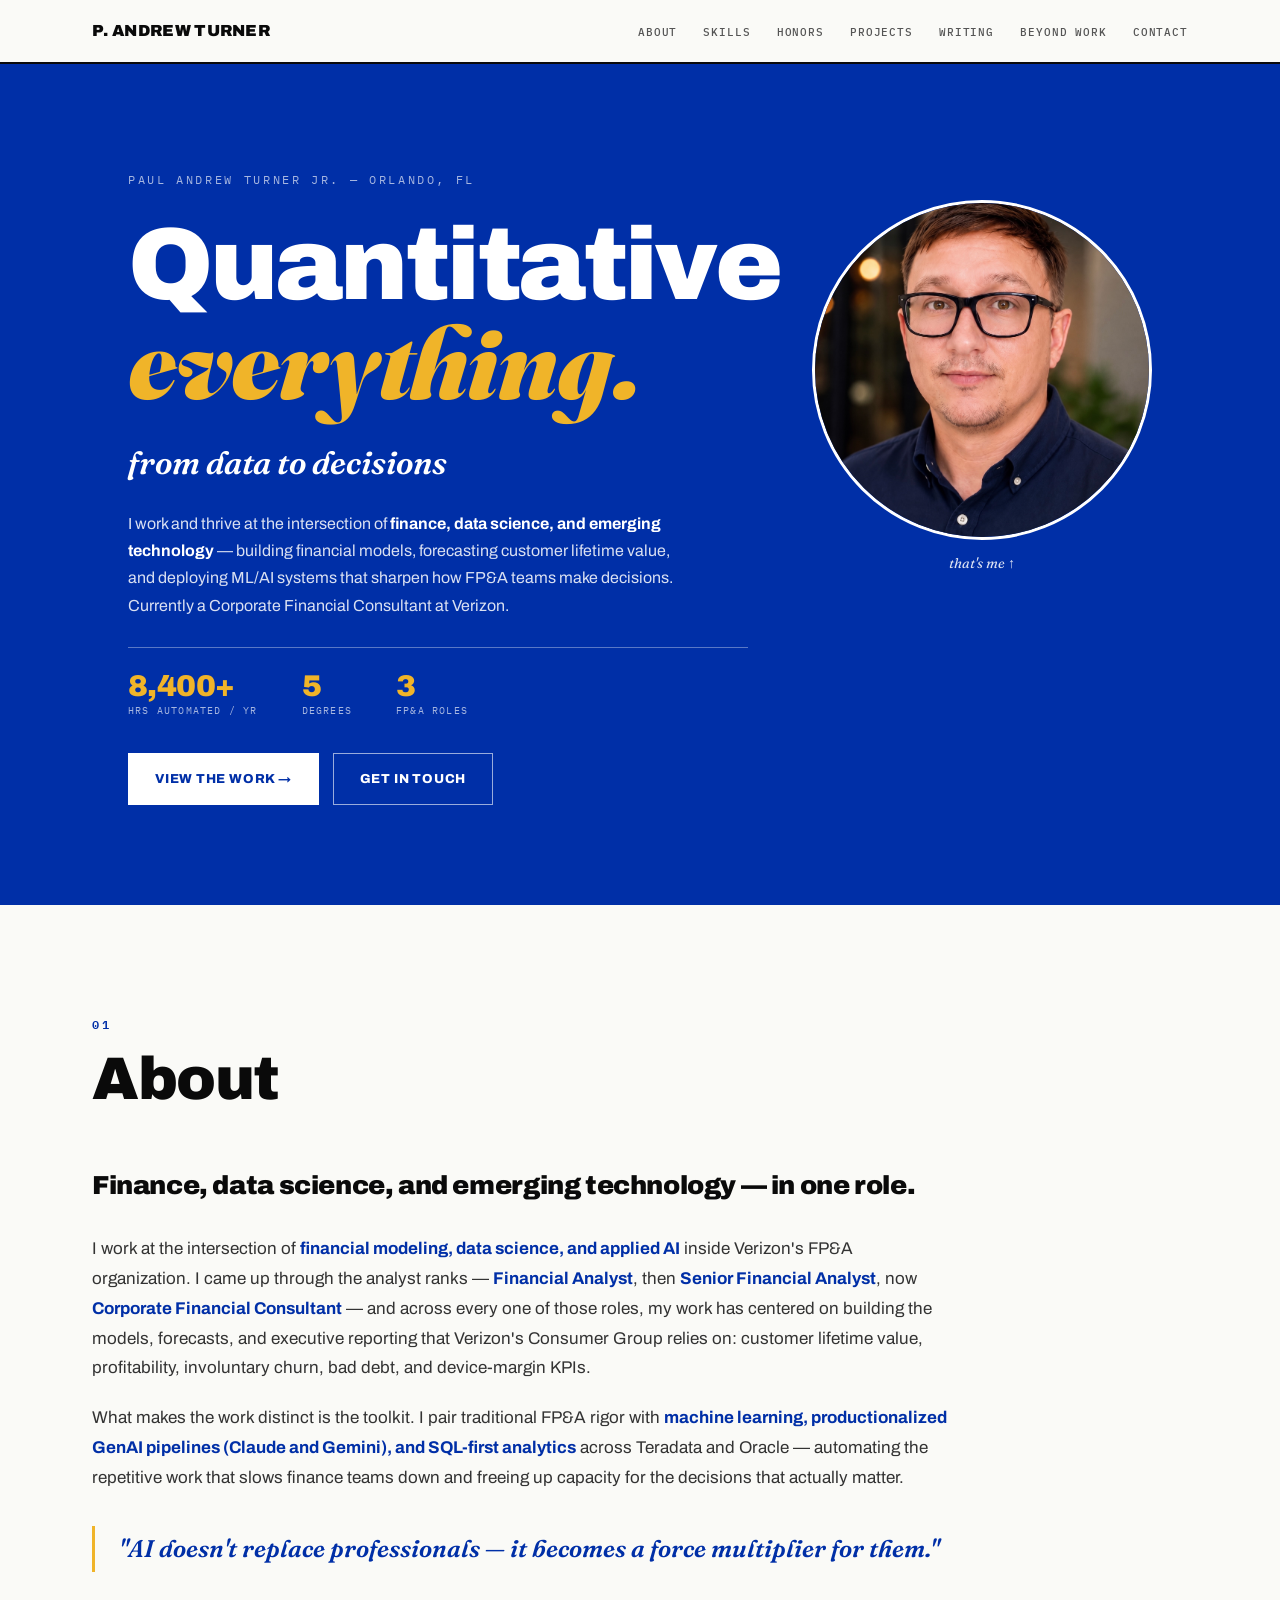
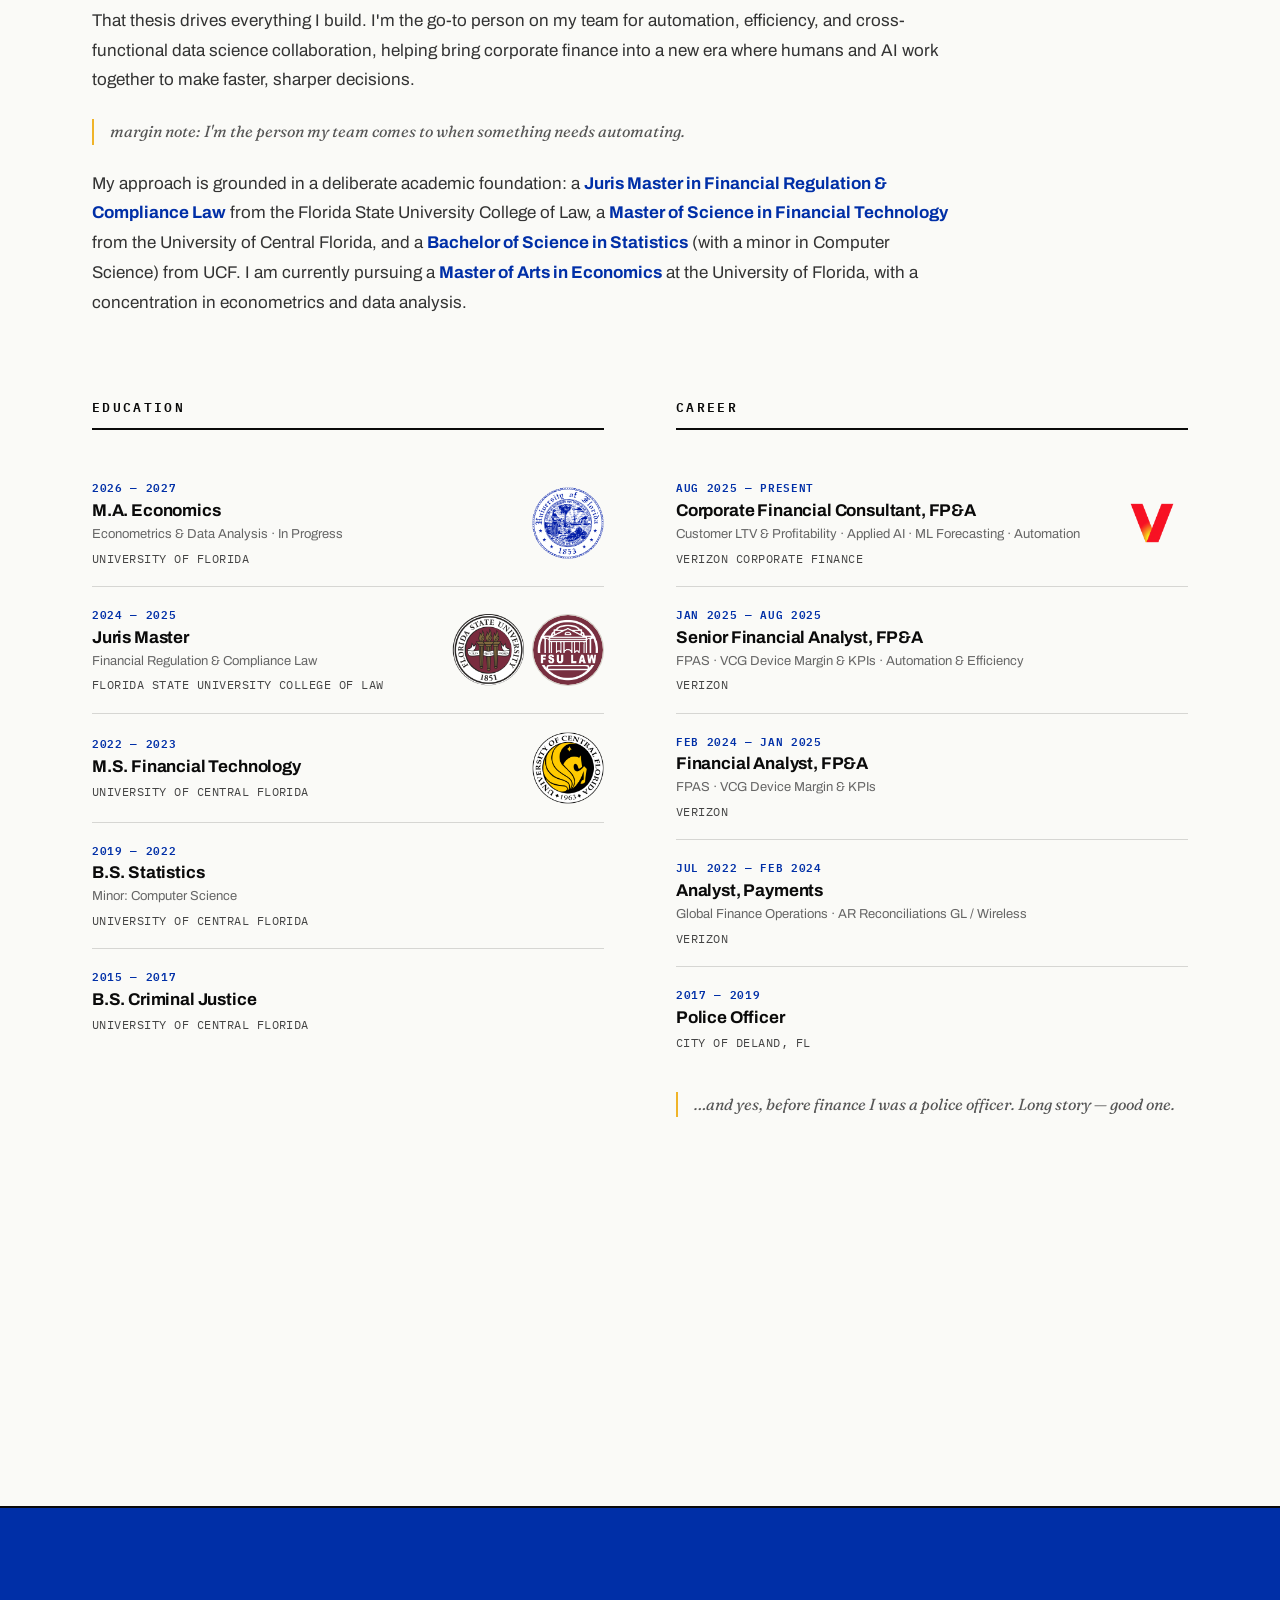
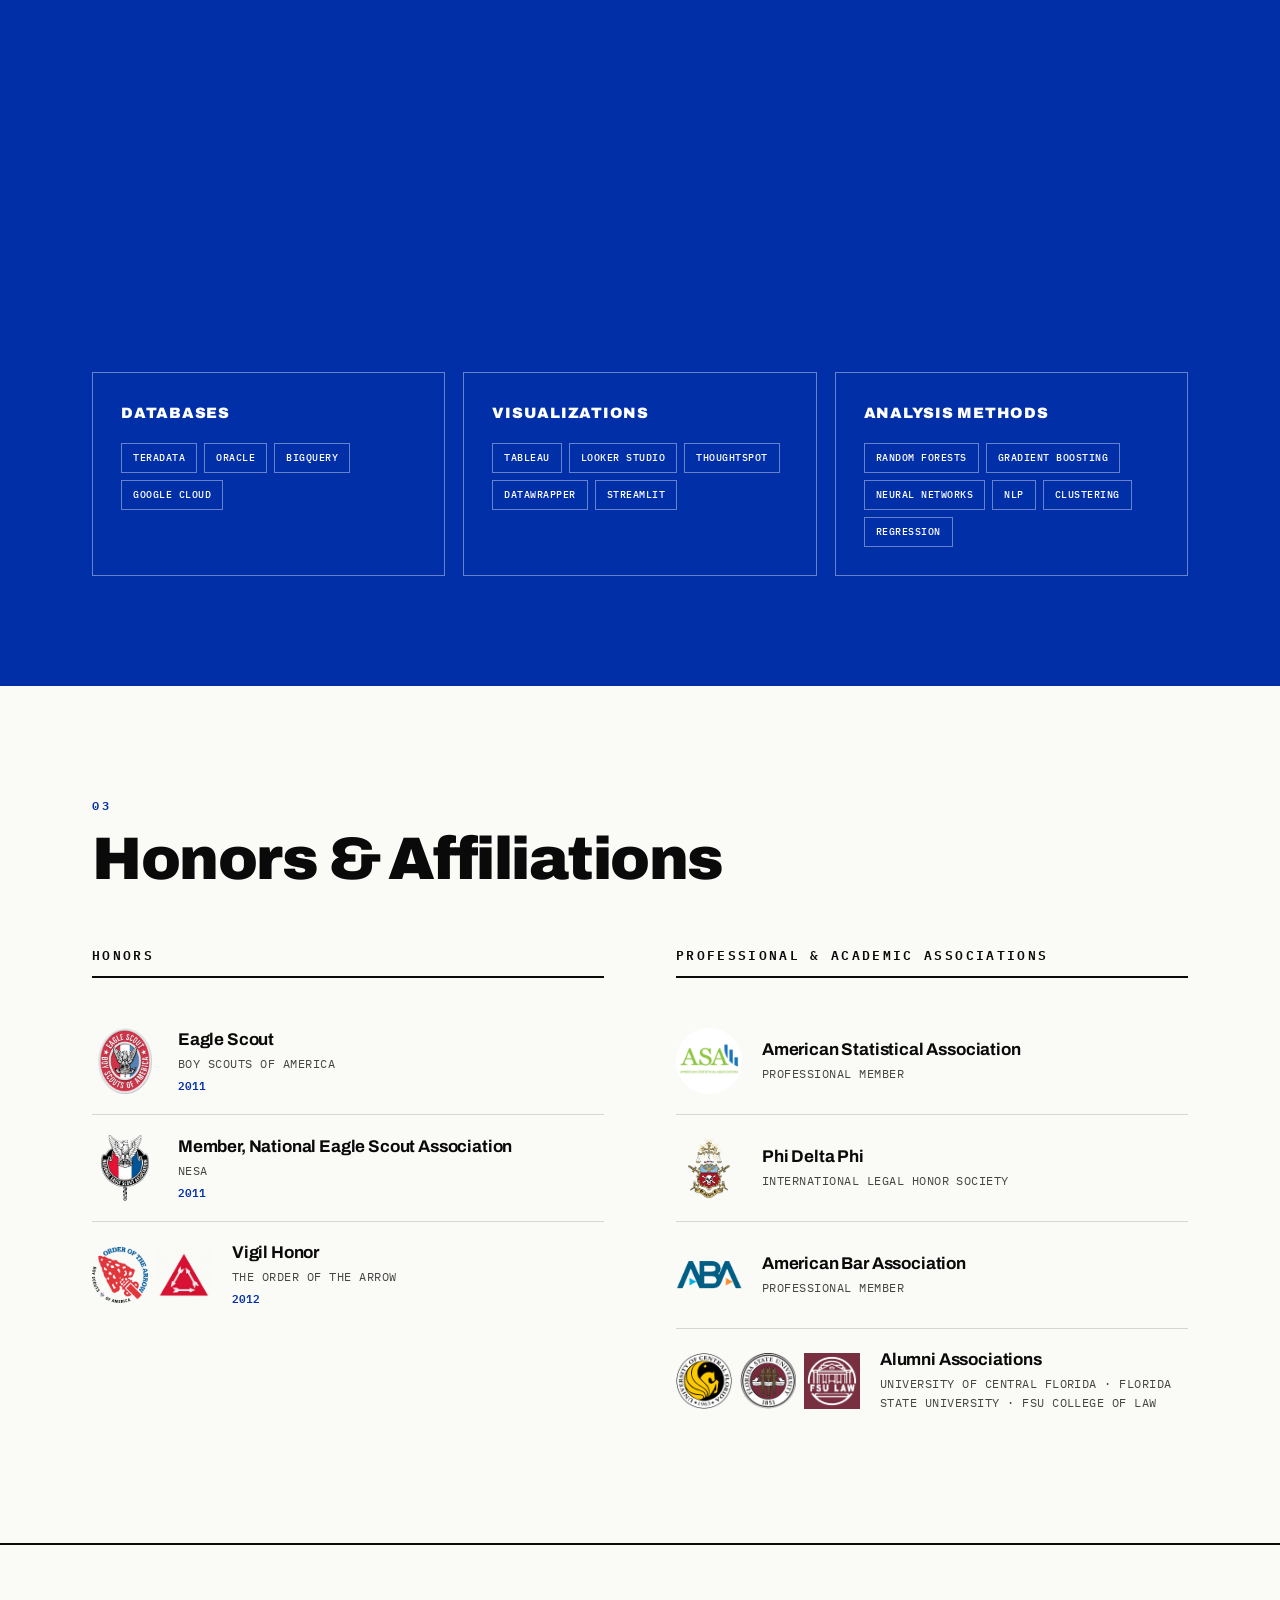
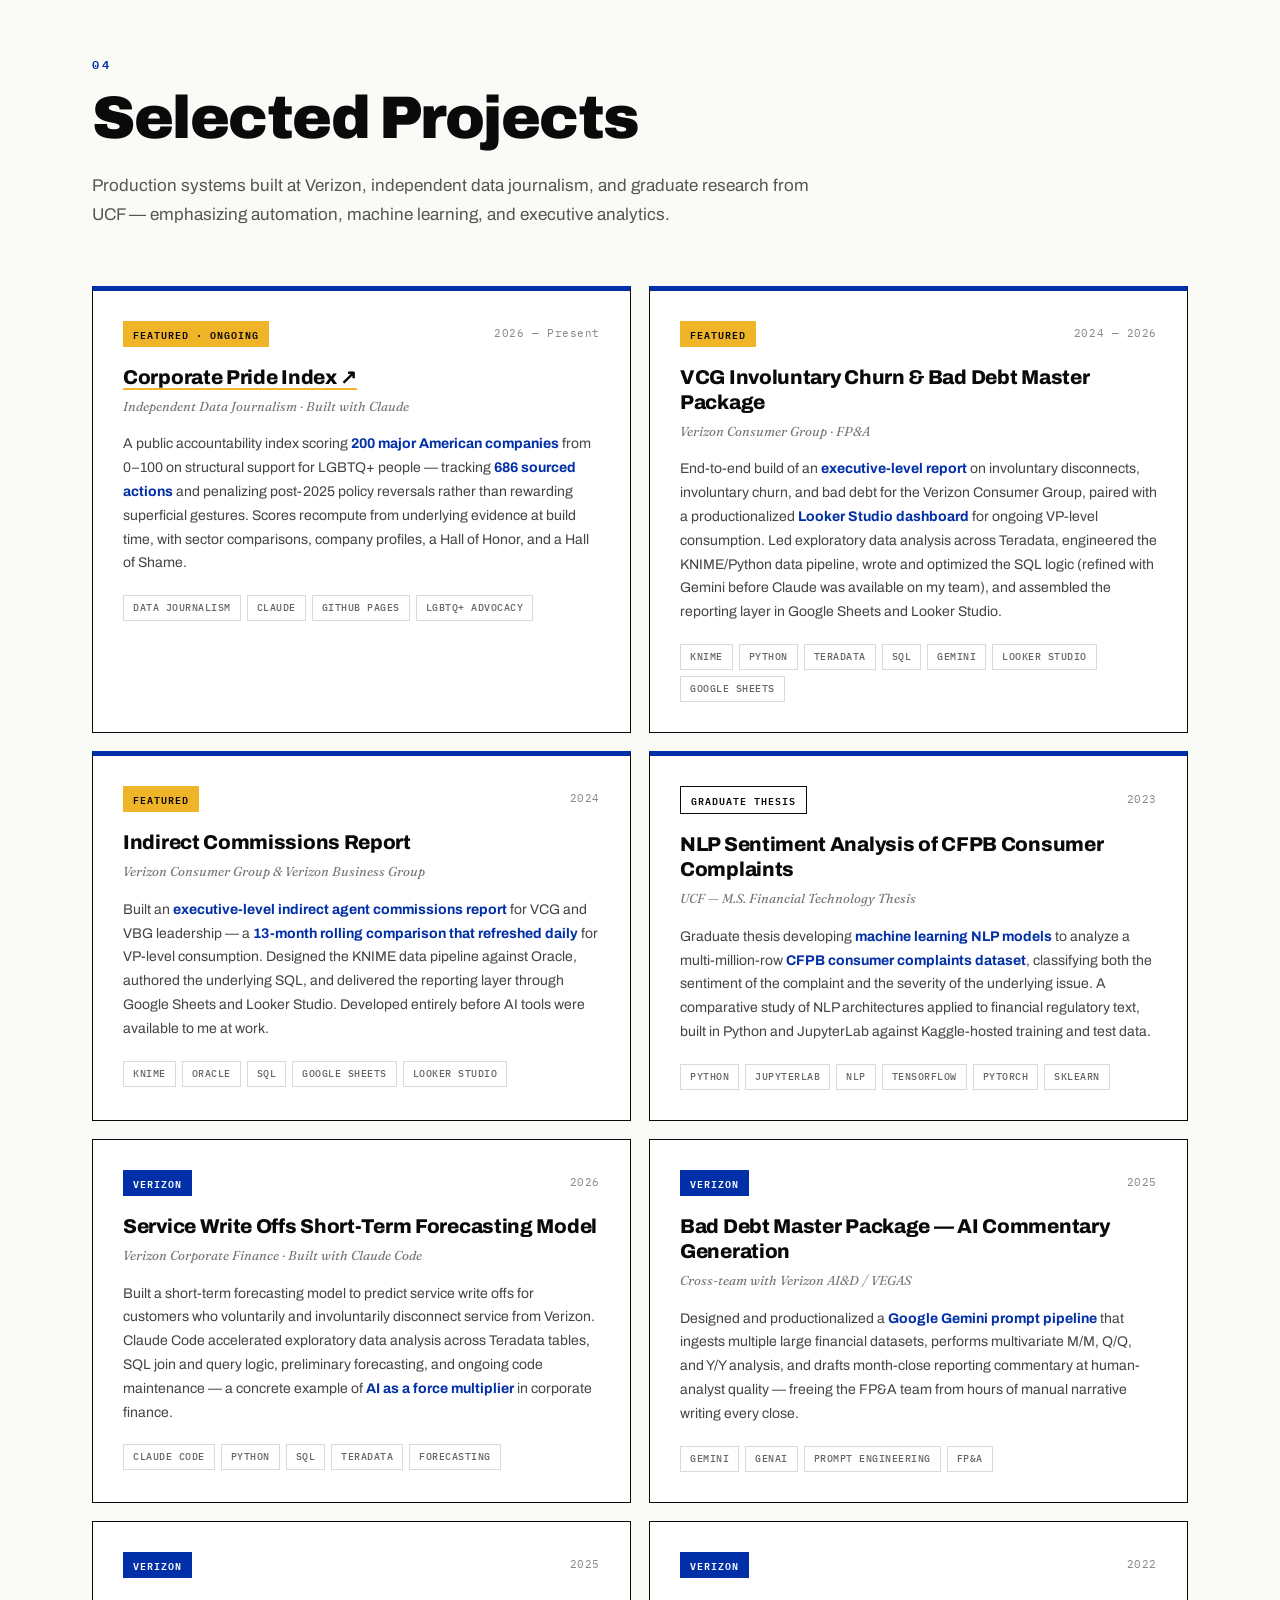
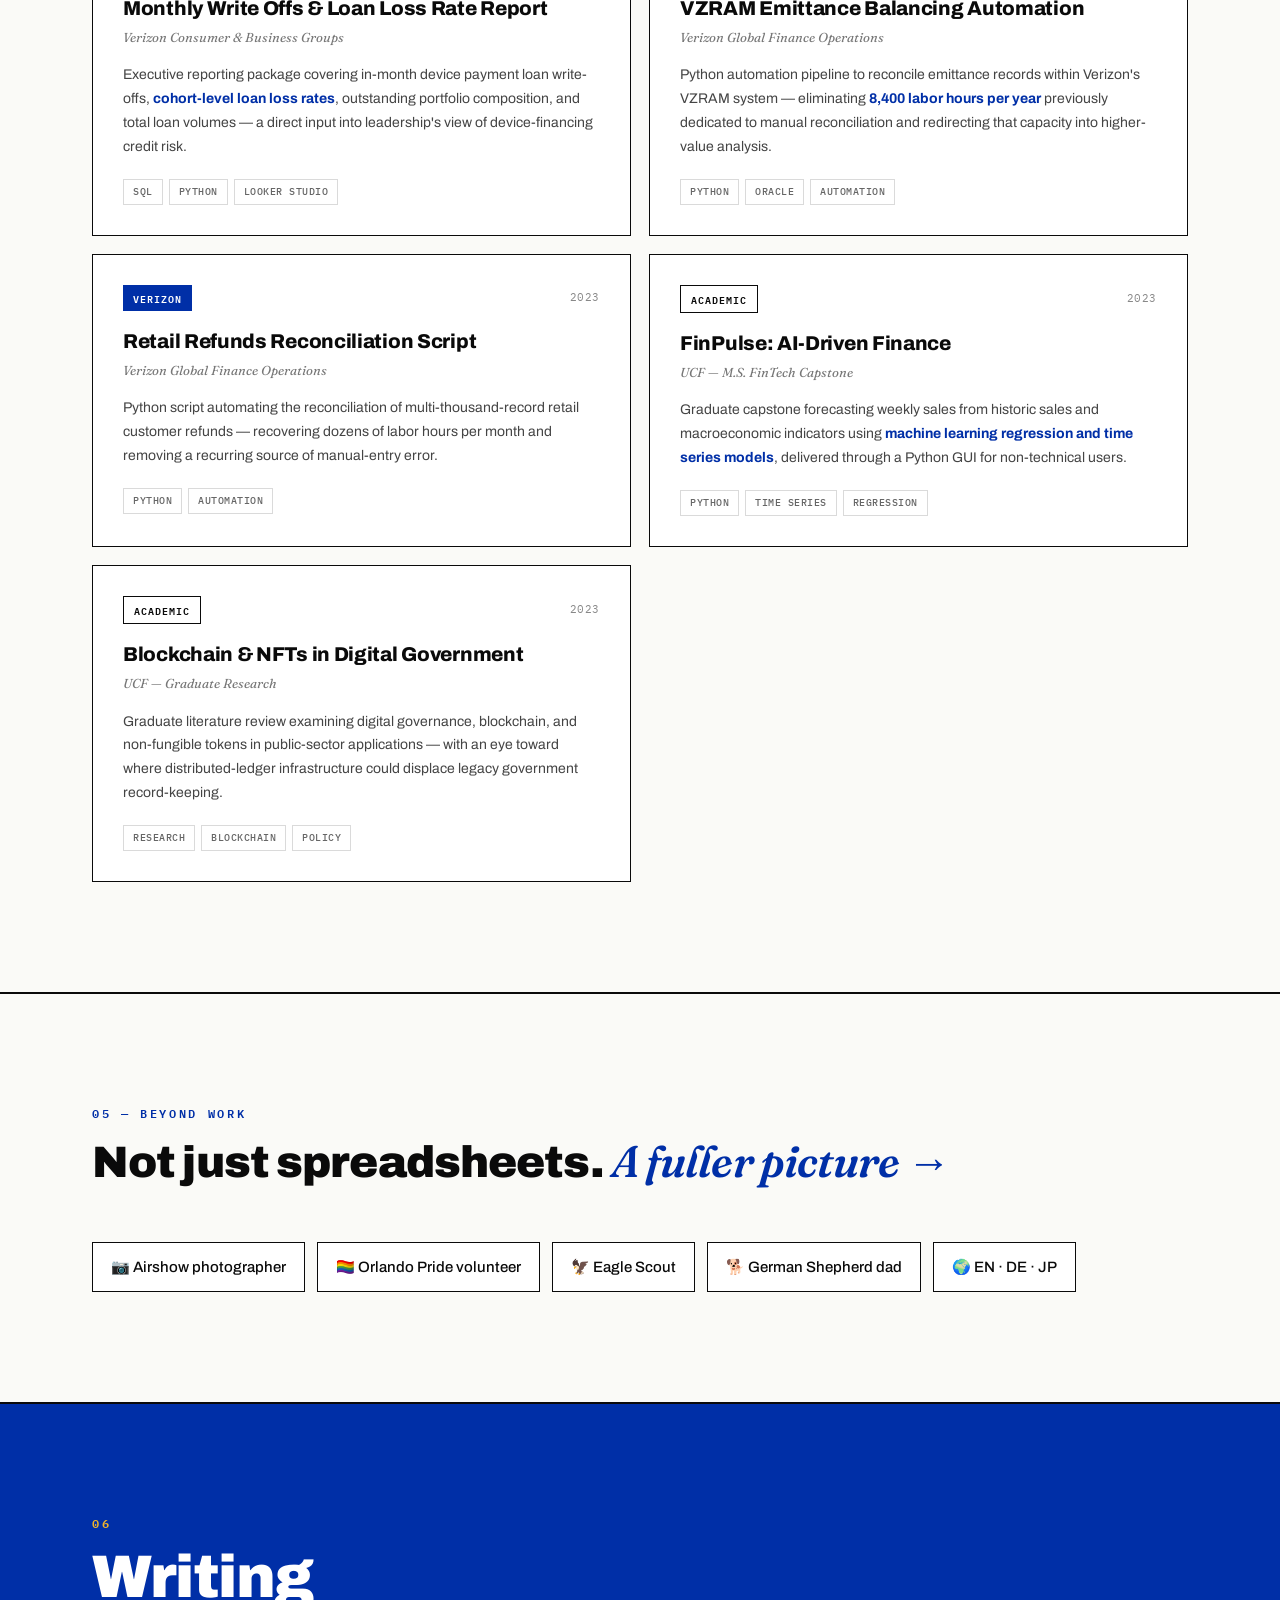
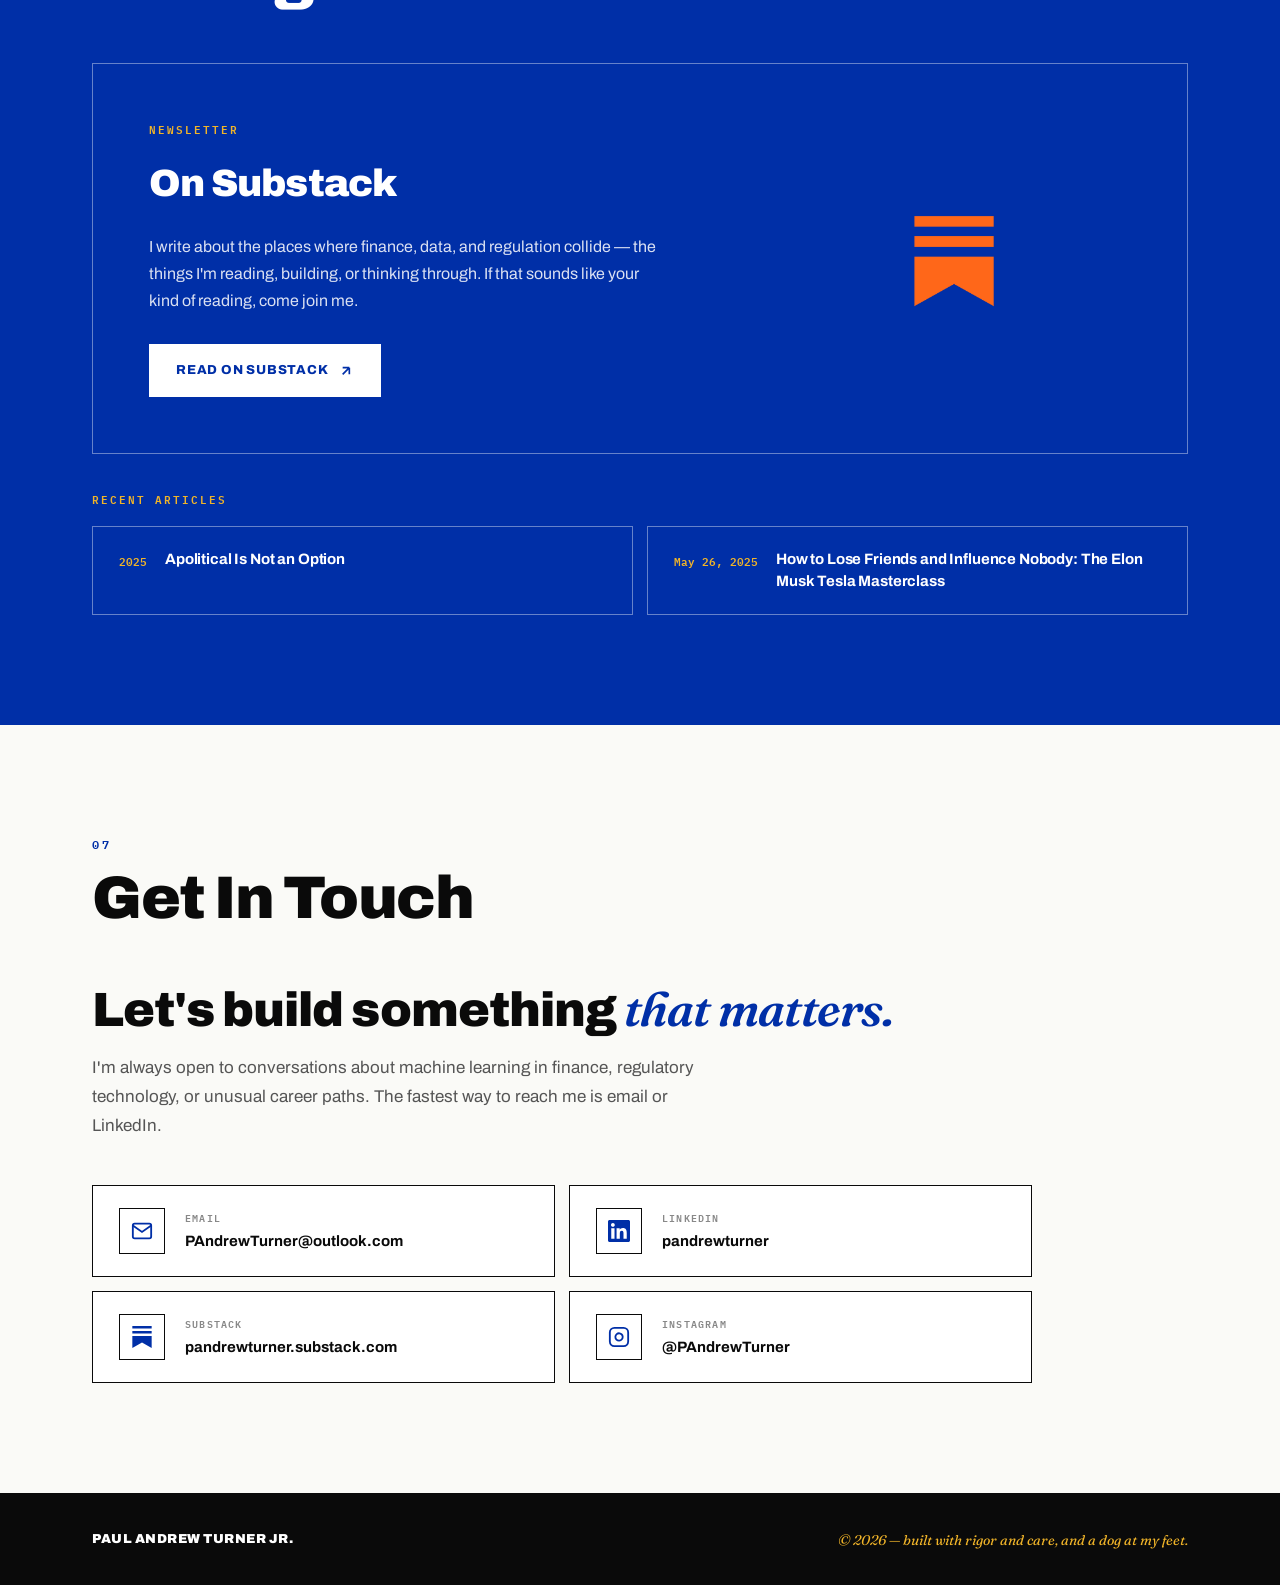
<file: index.html>
<!DOCTYPE html>
<html lang="en">
<head>
    <meta charset="UTF-8">
    <meta name="viewport" content="width=device-width, initial-scale=1.0">
    <title>Paul Andrew Turner Jr. — Quantitative Finance · Data Science · Financial Law</title>
    <meta name="description" content="Paul Andrew Turner Jr. — FP&A Consultant at Verizon specializing in data science, machine learning, financial analysis, and regulatory law.">

    <!-- Open Graph -->
    <meta property="og:type" content="website">
    <meta property="og:title" content="Paul Andrew Turner Jr. — Financial Modeling, Data Science & Applied AI">
    <meta property="og:description" content="Corporate Financial Consultant at Verizon. Building ML/AI systems for FP&A — forecasting, automation, and executive analytics.">
    <meta property="og:url" content="https://pandrewturner.com/">
    <meta property="og:image" content="https://pandrewturner.com/assets/Headshot.jpg">

    <!-- Twitter Card -->
    <meta name="twitter:card" content="summary_large_image">
    <meta name="twitter:title" content="Paul Andrew Turner Jr. — Financial Modeling, Data Science & Applied AI">
    <meta name="twitter:description" content="Corporate Financial Consultant at Verizon. Building ML/AI systems for FP&A.">
    <meta name="twitter:image" content="https://pandrewturner.com/assets/Headshot.jpg">

    <!-- Favicon -->
    <link rel="icon" type="image/svg+xml" href="assets/favicon.svg">
    <link rel="apple-touch-icon" href="assets/favicon.svg">

    <link rel="preconnect" href="https://fonts.googleapis.com">
    <link rel="preconnect" href="https://fonts.gstatic.com" crossorigin>
    <link href="https://fonts.googleapis.com/css2?family=Archivo:wght@400;500;700;800;900&family=Fraunces:ital,opsz,wght@0,9..144,400;0,9..144,600;0,9..144,900;1,9..144,400;1,9..144,600;1,9..144,900&family=IBM+Plex+Mono:wght@400;500;600&display=swap" rel="stylesheet">
    <link rel="stylesheet" href="styles.css?v=20260701">
</head>
<body>
    <a href="#hero" class="skip-to-content">Skip to content</a>

    <!-- Navigation -->
    <nav class="navbar" id="navbar">
        <div class="nav-container">
            <a href="#hero" class="nav-logo">P. Andrew Turner</a>
            <ul class="nav-menu" id="nav-menu">
                <li><a href="#about" class="nav-link">About</a></li>
                <li><a href="#skills" class="nav-link">Skills</a></li>
                <li><a href="#honors" class="nav-link">Honors</a></li>
                <li><a href="#projects" class="nav-link">Projects</a></li>
                <li><a href="#writing" class="nav-link">Writing</a></li>
                <li><a href="personal.html" class="nav-link">Beyond Work</a></li>
                <li><a href="#contact" class="nav-link">Contact</a></li>
            </ul>
            <button class="nav-toggle" id="nav-toggle" aria-label="Toggle menu">
                <span></span>
                <span></span>
                <span></span>
            </button>
        </div>
    </nav>

    <!-- Hero Section -->
    <section id="hero" class="hero">
        <div class="hero-container">
            <div class="hero-content reveal">
                <div class="hero-kicker">Paul Andrew Turner Jr. — Orlando, FL</div>
                <h1 class="hero-title">
                    Quantitative<br>
                    <span class="accent-italic">everything.</span>
                </h1>
                <p class="hero-tagline">from data to decisions</p>
                <p class="hero-bio">
                    I work and thrive at the intersection of <strong>finance, data science, and emerging technology</strong> — building financial models, forecasting customer lifetime value, and deploying ML/AI systems that sharpen how FP&amp;A teams make decisions. Currently a Corporate Financial Consultant at Verizon.
                </p>
                <div class="hero-stats">
                    <div class="hero-stat">
                        <div class="stat-num">8,400+</div>
                        <div class="stat-label">Hrs Automated / Yr</div>
                    </div>
                    <div class="hero-stat">
                        <div class="stat-num">5</div>
                        <div class="stat-label">Degrees</div>
                    </div>
                    <div class="hero-stat">
                        <div class="stat-num">3</div>
                        <div class="stat-label">FP&amp;A Roles</div>
                    </div>
                </div>
                <div class="hero-cta">
                    <a href="#projects" class="btn btn-primary">View the Work →</a>
                    <a href="#contact" class="btn btn-secondary">Get In Touch</a>
                </div>
            </div>
            <div class="hero-visual reveal">
                <div class="headshot-frame">
                    <img src="assets/Andrew%20Headshot.jpeg" alt="Paul Andrew Turner Jr." class="headshot-img">
                </div>
                <div class="headshot-caption">that's me ↑</div>
            </div>
        </div>
    </section>

    <!-- About Section -->
    <section id="about" class="section">
        <div class="container">
            <div class="section-header reveal">
                <span class="section-number">01</span>
                <h2 class="section-title">About</h2>
                <div class="section-line"></div>
            </div>
            <div class="about-text reveal">
                <h3 class="about-heading">Finance, data science, and emerging technology — in one role.</h3>
                <p>
                    I work at the intersection of <strong>financial modeling, data science, and applied AI</strong> inside Verizon's FP&amp;A organization. I came up through the analyst ranks — <strong>Financial Analyst</strong>, then <strong>Senior Financial Analyst</strong>, now <strong>Corporate Financial Consultant</strong> — and across every one of those roles, my work has centered on building the models, forecasts, and executive reporting that Verizon's Consumer Group relies on: customer lifetime value, profitability, involuntary churn, bad debt, and device-margin KPIs.
                </p>
                <p>
                    What makes the work distinct is the toolkit. I pair traditional FP&amp;A rigor with <strong>machine learning, productionalized GenAI pipelines (Claude and Gemini), and SQL-first analytics</strong> across Teradata and Oracle — automating the repetitive work that slows finance teams down and freeing up capacity for the decisions that actually matter.
                </p>
                <blockquote class="pull-quote">"AI doesn't replace professionals — it becomes a force multiplier for them."</blockquote>
                <p>
                    That thesis drives everything I build. I'm the go-to person on my team for automation, efficiency, and cross-functional data science collaboration, helping bring corporate finance into a new era where humans and AI work together to make faster, sharper decisions.
                </p>
                <aside class="margin-note">margin note: I'm the person my team comes to when something needs automating.</aside>
                <p>
                    My approach is grounded in a deliberate academic foundation: a <strong>Juris Master in Financial Regulation &amp; Compliance Law</strong> from the Florida State University College of Law, a <strong>Master of Science in Financial Technology</strong> from the University of Central Florida, and a <strong>Bachelor of Science in Statistics</strong> (with a minor in Computer Science) from UCF. I am currently pursuing a <strong>Master of Arts in Economics</strong> at the University of Florida, with a concentration in econometrics and data analysis.
                </p>
            </div>

            <div class="timelines-grid">
                <div class="timeline-column reveal">
                    <h3 class="about-heading">
                        <span class="heading-num">Education</span>
                    </h3>
                    <div class="timeline">
                        <div class="timeline-item edu-item">
                            <div class="timeline-marker current"></div>
                            <div class="timeline-content">
                                <div class="timeline-date">2026 — 2027</div>
                                <div class="timeline-title">M.A. Economics</div>
                                <div class="timeline-meta">Econometrics &amp; Data Analysis · In Progress</div>
                                <div class="timeline-school">University of Florida</div>
                            </div>
                            <div class="timeline-seals">
                                <div class="timeline-seal">
                                    <img src="assets/UF%20Seal.png" alt="University of Florida seal" loading="lazy">
                                </div>
                            </div>
                        </div>
                        <div class="timeline-item edu-item">
                            <div class="timeline-marker"></div>
                            <div class="timeline-content">
                                <div class="timeline-date">2024 — 2025</div>
                                <div class="timeline-title">Juris Master</div>
                                <div class="timeline-meta">Financial Regulation &amp; Compliance Law</div>
                                <div class="timeline-school">Florida State University College of Law</div>
                            </div>
                            <div class="timeline-seals">
                                <div class="timeline-seal">
                                    <img src="assets/FSU%20Seal.png" alt="Florida State University seal" loading="lazy">
                                </div>
                                <div class="timeline-seal seal-jpg">
                                    <img src="assets/FSU%20Law.jpg" alt="FSU College of Law seal" loading="lazy">
                                </div>
                            </div>
                        </div>
                        <div class="timeline-item edu-item">
                            <div class="timeline-marker"></div>
                            <div class="timeline-content">
                                <div class="timeline-date">2022 — 2023</div>
                                <div class="timeline-title">M.S. Financial Technology</div>
                                <div class="timeline-school">University of Central Florida</div>
                            </div>
                            <div class="timeline-seals">
                                <div class="timeline-seal">
                                    <img src="assets/UCF%20Seal.png" alt="University of Central Florida seal" loading="lazy">
                                </div>
                            </div>
                        </div>
                        <div class="timeline-item edu-item">
                            <div class="timeline-marker"></div>
                            <div class="timeline-content">
                                <div class="timeline-date">2019 — 2022</div>
                                <div class="timeline-title">B.S. Statistics</div>
                                <div class="timeline-meta">Minor: Computer Science</div>
                                <div class="timeline-school">University of Central Florida</div>
                            </div>
                        </div>
                        <div class="timeline-item edu-item">
                            <div class="timeline-marker"></div>
                            <div class="timeline-content">
                                <div class="timeline-date">2015 — 2017</div>
                                <div class="timeline-title">B.S. Criminal Justice</div>
                                <div class="timeline-school">University of Central Florida</div>
                            </div>
                        </div>
                    </div>
                </div>

                <div class="timeline-column reveal">
                    <h3 class="about-heading">
                        <span class="heading-num">Career</span>
                    </h3>
                    <div class="timeline">
                        <div class="timeline-item edu-item">
                            <div class="timeline-marker current"></div>
                            <div class="timeline-content">
                                <div class="timeline-date">Aug 2025 — Present</div>
                                <div class="timeline-title">Corporate Financial Consultant, FP&amp;A</div>
                                <div class="timeline-meta">Customer LTV &amp; Profitability · Applied AI · ML Forecasting · Automation</div>
                                <div class="timeline-school">Verizon Corporate Finance</div>
                            </div>
                            <div class="timeline-seals">
                                <div class="timeline-seal">
                                    <img src="assets/Verizon%20V.png" alt="Verizon logo" loading="lazy">
                                </div>
                            </div>
                        </div>
                        <div class="timeline-item">
                            <div class="timeline-marker"></div>
                            <div class="timeline-content">
                                <div class="timeline-date">Jan 2025 — Aug 2025</div>
                                <div class="timeline-title">Senior Financial Analyst, FP&amp;A</div>
                                <div class="timeline-meta">FPAS · VCG Device Margin &amp; KPIs · Automation &amp; Efficiency</div>
                                <div class="timeline-school">Verizon</div>
                            </div>
                        </div>
                        <div class="timeline-item">
                            <div class="timeline-marker"></div>
                            <div class="timeline-content">
                                <div class="timeline-date">Feb 2024 — Jan 2025</div>
                                <div class="timeline-title">Financial Analyst, FP&amp;A</div>
                                <div class="timeline-meta">FPAS · VCG Device Margin &amp; KPIs</div>
                                <div class="timeline-school">Verizon</div>
                            </div>
                        </div>
                        <div class="timeline-item">
                            <div class="timeline-marker"></div>
                            <div class="timeline-content">
                                <div class="timeline-date">Jul 2022 — Feb 2024</div>
                                <div class="timeline-title">Analyst, Payments</div>
                                <div class="timeline-meta">Global Finance Operations · AR Reconciliations GL / Wireless</div>
                                <div class="timeline-school">Verizon</div>
                            </div>
                        </div>
                        <div class="timeline-item">
                            <div class="timeline-marker"></div>
                            <div class="timeline-content">
                                <div class="timeline-date">2017 — 2019</div>
                                <div class="timeline-title">Police Officer</div>
                                <div class="timeline-school">City of DeLand, FL</div>
                            </div>
                        </div>
                    </div>
                    <aside class="margin-note career-note">…and yes, before finance I was a police officer. Long story — good one.</aside>
                </div>
            </div>

            <div class="certifications reveal">
                <div class="certifications-label">Professional Certifications</div>
                <div class="certifications-list">
                    <div class="cert-item">
                        <div class="cert-year">2026</div>
                        <div class="cert-body">
                            <div class="cert-title">Google AI Professional Certificate</div>
                            <div class="cert-issuer">Google</div>
                        </div>
                    </div>
                    <div class="cert-item">
                        <div class="cert-year">2021</div>
                        <div class="cert-body">
                            <div class="cert-title">Google Data Analytics Professional Certificate</div>
                            <div class="cert-issuer">Google</div>
                        </div>
                    </div>
                </div>
            </div>
        </div>
    </section>

    <!-- Skills Section -->
    <section id="skills" class="section section-alt">
        <div class="container">
            <div class="section-header reveal">
                <span class="section-number">02</span>
                <h2 class="section-title">Technical Toolkit</h2>
                <div class="section-line"></div>
            </div>
            <div class="skills-grid">
                <div class="skill-category reveal">
                    <div class="skill-icon">&lt;/&gt;</div>
                    <div class="skill-heading-row">
                        <h3>Languages</h3>
                        <div class="skill-logos">
                            <img src="assets/Python.png" alt="Python logo" loading="lazy">
                            <img src="assets/Swift.png" alt="Swift logo" loading="lazy">
                            <img src="assets/R.png" alt="R logo" loading="lazy">
                        </div>
                    </div>
                    <div class="skill-tags">
                        <span class="tag">Python</span>
                        <span class="tag">R</span>
                        <span class="tag">SQL</span>
                        <span class="tag">Java</span>
                        <span class="tag">C / C++</span>
                        <span class="tag">Swift</span>
                    </div>
                </div>
                <div class="skill-category reveal">
                    <div class="skill-icon">⚙</div>
                    <h3>Machine Learning</h3>
                    <div class="skill-tags">
                        <span class="tag">TensorFlow</span>
                        <span class="tag">PyTorch</span>
                        <span class="tag">Scikit-learn</span>
                        <span class="tag">Keras</span>
                        <span class="tag">XGBoost</span>
                        <span class="tag">LangChain</span>
                    </div>
                </div>
                <div class="skill-category reveal">
                    <div class="skill-icon">✦</div>
                    <div class="skill-heading-row">
                        <h3>GenAI / LLMs</h3>
                        <div class="skill-logos">
                            <img src="assets/Claude.jpg" alt="Claude logo" loading="lazy">
                        </div>
                    </div>
                    <div class="skill-tags">
                        <span class="tag">Anthropic Claude</span>
                        <span class="tag">Google Gemini</span>
                        <span class="tag">OpenAI ChatGPT</span>
                    </div>
                </div>
                <div class="skill-category reveal">
                    <div class="skill-icon">◈</div>
                    <h3>Databases</h3>
                    <div class="skill-tags">
                        <span class="tag">Teradata</span>
                        <span class="tag">Oracle</span>
                        <span class="tag">BigQuery</span>
                        <span class="tag">Google Cloud</span>
                    </div>
                </div>
                <div class="skill-category reveal">
                    <div class="skill-icon">▦</div>
                    <h3>Visualizations</h3>
                    <div class="skill-tags">
                        <span class="tag">Tableau</span>
                        <span class="tag">Looker Studio</span>
                        <span class="tag">ThoughtSpot</span>
                        <span class="tag">DataWrapper</span>
                        <span class="tag">Streamlit</span>
                    </div>
                </div>
                <div class="skill-category reveal">
                    <div class="skill-icon">∑</div>
                    <h3>Analysis Methods</h3>
                    <div class="skill-tags">
                        <span class="tag">Random Forests</span>
                        <span class="tag">Gradient Boosting</span>
                        <span class="tag">Neural Networks</span>
                        <span class="tag">NLP</span>
                        <span class="tag">Clustering</span>
                        <span class="tag">Regression</span>
                    </div>
                </div>
            </div>
        </div>
    </section>

    <!-- Honors & Affiliations Section -->
    <section id="honors" class="section">
        <div class="container">
            <div class="section-header reveal">
                <span class="section-number">03</span>
                <h2 class="section-title">Honors &amp; Affiliations</h2>
                <div class="section-line"></div>
            </div>
            <div class="honors-grid">
                <div class="honors-column reveal">
                    <h3 class="about-heading">
                        <span class="heading-num">Honors</span>
                    </h3>
                    <ul class="honor-list">
                        <li class="honor-item">
                            <div class="honor-badge">
                                <img src="assets/EagleBadge.png" alt="Eagle Scout badge" loading="lazy">
                            </div>
                            <div class="honor-content">
                                <div class="honor-title">Eagle Scout</div>
                                <div class="honor-org">Boy Scouts of America</div>
                                <div class="honor-year">2011</div>
                            </div>
                        </li>
                        <li class="honor-item">
                            <div class="honor-badge">
                                <img src="assets/NESA.png" alt="National Eagle Scout Association emblem" loading="lazy">
                            </div>
                            <div class="honor-content">
                                <div class="honor-title">Member, National Eagle Scout Association</div>
                                <div class="honor-org">NESA</div>
                                <div class="honor-year">2011</div>
                            </div>
                        </li>
                        <li class="honor-item">
                            <div class="honor-badges">
                                <div class="honor-badge">
                                    <img src="assets/Order_of_the_Arrow.png" alt="Order of the Arrow emblem" loading="lazy">
                                </div>
                                <div class="honor-badge">
                                    <img src="assets/Vigil%20Honor.png" alt="Vigil Honor emblem" loading="lazy">
                                </div>
                            </div>
                            <div class="honor-content">
                                <div class="honor-title">Vigil Honor</div>
                                <div class="honor-org">The Order of the Arrow</div>
                                <div class="honor-year">2012</div>
                            </div>
                        </li>
                    </ul>
                </div>
                <div class="honors-column reveal">
                    <h3 class="about-heading">
                        <span class="heading-num">Professional &amp; Academic Associations</span>
                    </h3>
                    <ul class="honor-list">
                        <li class="honor-item">
                            <div class="honor-badge">
                                <img src="assets/ASA.png" alt="American Statistical Association logo" loading="lazy">
                            </div>
                            <div class="honor-content">
                                <div class="honor-title">American Statistical Association</div>
                                <div class="honor-org">Professional Member</div>
                            </div>
                        </li>
                        <li class="honor-item">
                            <div class="honor-badge">
                                <img src="assets/Phi_Delta_Phi_Crest.png" alt="Phi Delta Phi crest" loading="lazy">
                            </div>
                            <div class="honor-content">
                                <div class="honor-title">Phi Delta Phi</div>
                                <div class="honor-org">International Legal Honor Society</div>
                            </div>
                        </li>
                        <li class="honor-item">
                            <div class="honor-badge">
                                <img src="assets/aba_logo.jpg" alt="American Bar Association logo" loading="lazy">
                            </div>
                            <div class="honor-content">
                                <div class="honor-title">American Bar Association</div>
                                <div class="honor-org">Professional Member</div>
                            </div>
                        </li>
                        <li class="honor-item">
                            <div class="honor-badges">
                                <div class="honor-badge">
                                    <img src="assets/UCF%20Seal.png" alt="University of Central Florida seal" loading="lazy">
                                </div>
                                <div class="honor-badge">
                                    <img src="assets/FSU%20Seal.png" alt="Florida State University seal" loading="lazy">
                                </div>
                                <div class="honor-badge">
                                    <img src="assets/FSU%20Law.jpg" alt="FSU College of Law seal" loading="lazy">
                                </div>
                            </div>
                            <div class="honor-content">
                                <div class="honor-title">Alumni Associations</div>
                                <div class="honor-org">University of Central Florida · Florida State University · FSU College of Law</div>
                            </div>
                        </li>
                    </ul>
                </div>
            </div>
        </div>
    </section>

    <!-- Projects Section -->
    <section id="projects" class="section">
        <div class="container">
            <div class="section-header reveal">
                <span class="section-number">04</span>
                <h2 class="section-title">Selected Projects</h2>
                <div class="section-line"></div>
            </div>
            <p class="section-subtitle reveal">Production systems built at Verizon, independent data journalism, and graduate research from UCF — emphasizing automation, machine learning, and executive analytics.</p>

            <div class="projects-grid">

                <article class="project-card featured reveal">
                    <div class="project-header">
                        <div class="project-badge gold">Featured · Ongoing</div>
                        <div class="project-year">2026 — Present</div>
                    </div>
                    <h3 class="project-title"><a href="https://pandrewturner.github.io/corporate-pride-index/" target="_blank" rel="noopener">Corporate Pride Index ↗</a></h3>
                    <div class="project-org">Independent Data Journalism · Built with Claude</div>
                    <p class="project-desc">A public accountability index scoring <strong>200 major American companies</strong> from 0–100 on structural support for LGBTQ+ people — tracking <strong>686 sourced actions</strong> and penalizing post-2025 policy reversals rather than rewarding superficial gestures. Scores recompute from underlying evidence at build time, with sector comparisons, company profiles, a Hall of Honor, and a Hall of Shame.</p>
                    <div class="project-tags">
                        <span class="tag-mono">Data Journalism</span>
                        <span class="tag-mono">Claude</span>
                        <span class="tag-mono">GitHub Pages</span>
                        <span class="tag-mono">LGBTQ+ Advocacy</span>
                    </div>
                </article>

                <article class="project-card featured reveal">
                    <div class="project-header">
                        <div class="project-badge gold">Featured</div>
                        <div class="project-year">2024 — 2026</div>
                    </div>
                    <h3 class="project-title">VCG Involuntary Churn &amp; Bad Debt Master Package</h3>
                    <div class="project-org">Verizon Consumer Group · FP&amp;A</div>
                    <p class="project-desc">End-to-end build of an <strong>executive-level report</strong> on involuntary disconnects, involuntary churn, and bad debt for the Verizon Consumer Group, paired with a productionalized <strong>Looker Studio dashboard</strong> for ongoing VP-level consumption. Led exploratory data analysis across Teradata, engineered the KNIME/Python data pipeline, wrote and optimized the SQL logic (refined with Gemini before Claude was available on my team), and assembled the reporting layer in Google Sheets and Looker Studio.</p>
                    <div class="project-tags">
                        <span class="tag-mono">KNIME</span>
                        <span class="tag-mono">Python</span>
                        <span class="tag-mono">Teradata</span>
                        <span class="tag-mono">SQL</span>
                        <span class="tag-mono">Gemini</span>
                        <span class="tag-mono">Looker Studio</span>
                        <span class="tag-mono">Google Sheets</span>
                    </div>
                </article>

                <article class="project-card featured reveal">
                    <div class="project-header">
                        <div class="project-badge gold">Featured</div>
                        <div class="project-year">2024</div>
                    </div>
                    <h3 class="project-title">Indirect Commissions Report</h3>
                    <div class="project-org">Verizon Consumer Group &amp; Verizon Business Group</div>
                    <p class="project-desc">Built an <strong>executive-level indirect agent commissions report</strong> for VCG and VBG leadership — a <strong>13-month rolling comparison that refreshed daily</strong> for VP-level consumption. Designed the KNIME data pipeline against Oracle, authored the underlying SQL, and delivered the reporting layer through Google Sheets and Looker Studio. Developed entirely before AI tools were available to me at work.</p>
                    <div class="project-tags">
                        <span class="tag-mono">KNIME</span>
                        <span class="tag-mono">Oracle</span>
                        <span class="tag-mono">SQL</span>
                        <span class="tag-mono">Google Sheets</span>
                        <span class="tag-mono">Looker Studio</span>
                    </div>
                </article>

                <article class="project-card featured reveal">
                    <div class="project-header">
                        <div class="project-badge academic">Graduate Thesis</div>
                        <div class="project-year">2023</div>
                    </div>
                    <h3 class="project-title">NLP Sentiment Analysis of CFPB Consumer Complaints</h3>
                    <div class="project-org">UCF — M.S. Financial Technology Thesis</div>
                    <p class="project-desc">Graduate thesis developing <strong>machine learning NLP models</strong> to analyze a multi-million-row <strong>CFPB consumer complaints dataset</strong>, classifying both the sentiment of the complaint and the severity of the underlying issue. A comparative study of NLP architectures applied to financial regulatory text, built in Python and JupyterLab against Kaggle-hosted training and test data.</p>
                    <div class="project-tags">
                        <span class="tag-mono">Python</span>
                        <span class="tag-mono">JupyterLab</span>
                        <span class="tag-mono">NLP</span>
                        <span class="tag-mono">TensorFlow</span>
                        <span class="tag-mono">PyTorch</span>
                        <span class="tag-mono">Sklearn</span>
                    </div>
                </article>

                <article class="project-card reveal">
                    <div class="project-header">
                        <div class="project-badge">Verizon</div>
                        <div class="project-year">2026</div>
                    </div>
                    <h3 class="project-title">Service Write Offs Short-Term Forecasting Model</h3>
                    <div class="project-org">Verizon Corporate Finance · Built with Claude Code</div>
                    <p class="project-desc">Built a short-term forecasting model to predict service write offs for customers who voluntarily and involuntarily disconnect service from Verizon. Claude Code accelerated exploratory data analysis across Teradata tables, SQL join and query logic, preliminary forecasting, and ongoing code maintenance — a concrete example of <strong>AI as a force multiplier</strong> in corporate finance.</p>
                    <div class="project-tags">
                        <span class="tag-mono">Claude Code</span>
                        <span class="tag-mono">Python</span>
                        <span class="tag-mono">SQL</span>
                        <span class="tag-mono">Teradata</span>
                        <span class="tag-mono">Forecasting</span>
                    </div>
                </article>

                <article class="project-card reveal">
                    <div class="project-header">
                        <div class="project-badge">Verizon</div>
                        <div class="project-year">2025</div>
                    </div>
                    <h3 class="project-title">Bad Debt Master Package — AI Commentary Generation</h3>
                    <div class="project-org">Cross-team with Verizon AI&amp;D / VEGAS</div>
                    <p class="project-desc">Designed and productionalized a <strong>Google Gemini prompt pipeline</strong> that ingests multiple large financial datasets, performs multivariate M/M, Q/Q, and Y/Y analysis, and drafts month-close reporting commentary at human-analyst quality — freeing the FP&amp;A team from hours of manual narrative writing every close.</p>
                    <div class="project-tags">
                        <span class="tag-mono">Gemini</span>
                        <span class="tag-mono">GenAI</span>
                        <span class="tag-mono">Prompt Engineering</span>
                        <span class="tag-mono">FP&amp;A</span>
                    </div>
                </article>

                <article class="project-card reveal">
                    <div class="project-header">
                        <div class="project-badge">Verizon</div>
                        <div class="project-year">2025</div>
                    </div>
                    <h3 class="project-title">Monthly Write Offs &amp; Loan Loss Rate Report</h3>
                    <div class="project-org">Verizon Consumer &amp; Business Groups</div>
                    <p class="project-desc">Executive reporting package covering in-month device payment loan write-offs, <strong>cohort-level loan loss rates</strong>, outstanding portfolio composition, and total loan volumes — a direct input into leadership's view of device-financing credit risk.</p>
                    <div class="project-tags">
                        <span class="tag-mono">SQL</span>
                        <span class="tag-mono">Python</span>
                        <span class="tag-mono">Looker Studio</span>
                    </div>
                </article>

                <article class="project-card reveal">
                    <div class="project-header">
                        <div class="project-badge">Verizon</div>
                        <div class="project-year">2022</div>
                    </div>
                    <h3 class="project-title">VZRAM Emittance Balancing Automation</h3>
                    <div class="project-org">Verizon Global Finance Operations</div>
                    <p class="project-desc">Python automation pipeline to reconcile emittance records within Verizon's VZRAM system — eliminating <strong>8,400 labor hours per year</strong> previously dedicated to manual reconciliation and redirecting that capacity into higher-value analysis.</p>
                    <div class="project-tags">
                        <span class="tag-mono">Python</span>
                        <span class="tag-mono">Oracle</span>
                        <span class="tag-mono">Automation</span>
                    </div>
                </article>

                <article class="project-card reveal">
                    <div class="project-header">
                        <div class="project-badge">Verizon</div>
                        <div class="project-year">2023</div>
                    </div>
                    <h3 class="project-title">Retail Refunds Reconciliation Script</h3>
                    <div class="project-org">Verizon Global Finance Operations</div>
                    <p class="project-desc">Python script automating the reconciliation of multi-thousand-record retail customer refunds — recovering dozens of labor hours per month and removing a recurring source of manual-entry error.</p>
                    <div class="project-tags">
                        <span class="tag-mono">Python</span>
                        <span class="tag-mono">Automation</span>
                    </div>
                </article>

                <article class="project-card reveal">
                    <div class="project-header">
                        <div class="project-badge academic">Academic</div>
                        <div class="project-year">2023</div>
                    </div>
                    <h3 class="project-title">FinPulse: AI-Driven Finance</h3>
                    <div class="project-org">UCF — M.S. FinTech Capstone</div>
                    <p class="project-desc">Graduate capstone forecasting weekly sales from historic sales and macroeconomic indicators using <strong>machine learning regression and time series models</strong>, delivered through a Python GUI for non-technical users.</p>
                    <div class="project-tags">
                        <span class="tag-mono">Python</span>
                        <span class="tag-mono">Time Series</span>
                        <span class="tag-mono">Regression</span>
                    </div>
                </article>

                <article class="project-card reveal">
                    <div class="project-header">
                        <div class="project-badge academic">Academic</div>
                        <div class="project-year">2023</div>
                    </div>
                    <h3 class="project-title">Blockchain &amp; NFTs in Digital Government</h3>
                    <div class="project-org">UCF — Graduate Research</div>
                    <p class="project-desc">Graduate literature review examining digital governance, blockchain, and non-fungible tokens in public-sector applications — with an eye toward where distributed-ledger infrastructure could displace legacy government record-keeping.</p>
                    <div class="project-tags">
                        <span class="tag-mono">Research</span>
                        <span class="tag-mono">Blockchain</span>
                        <span class="tag-mono">Policy</span>
                    </div>
                </article>

            </div>
        </div>
    </section>

    <!-- Beyond Work Teaser -->
    <section id="beyond" class="section">
        <div class="container">
            <div class="section-header reveal">
                <span class="section-number">05 — Beyond Work</span>
                <h2 class="teaser-heading">Not just spreadsheets. <a href="personal.html" class="accent-italic">A fuller picture →</a></h2>
            </div>
            <div class="teaser-chips reveal">
                <a href="personal.html" class="teaser-chip">📷 Airshow photographer</a>
                <a href="personal.html" class="teaser-chip">🏳️‍🌈 Orlando Pride volunteer</a>
                <a href="personal.html" class="teaser-chip">🦅 Eagle Scout</a>
                <a href="personal.html" class="teaser-chip">🐕 German Shepherd dad</a>
                <a href="personal.html" class="teaser-chip">🌍 EN · DE · JP</a>
            </div>
        </div>
    </section>

    <!-- Writing Section -->
    <section id="writing" class="section section-alt">
        <div class="container">
            <div class="section-header reveal">
                <span class="section-number">06</span>
                <h2 class="section-title">Writing</h2>
                <div class="section-line"></div>
            </div>
            <div class="writing-card reveal">
                <div class="writing-content">
                    <div class="writing-label">Newsletter</div>
                    <h3>On Substack</h3>
                    <p>
                        I write about the places where finance, data, and regulation collide — the things I'm reading, building, or thinking through. If that sounds like your kind of reading, come join me.
                    </p>
                    <a href="https://pandrewturner.substack.com" target="_blank" rel="noopener me" class="btn btn-primary">
                        Read on Substack
                        <svg width="16" height="16" viewBox="0 0 24 24" fill="none" stroke="currentColor" stroke-width="2.5">
                            <path d="M7 17L17 7M17 7H7M17 7V17"/>
                        </svg>
                    </a>
                </div>
                <div class="writing-visual">
                    <img src="assets/substack.png" alt="Substack logo" class="writing-logo" loading="lazy">
                </div>
            </div>

            <div class="recent-articles reveal">
                <div class="articles-label">Recent Articles</div>
                <div class="articles-list">
                    <a href="https://open.substack.com/pub/pandrewturner/p/apolitical-is-not-an-option-defending?r=2whb82&utm_campaign=post&utm_medium=web" target="_blank" rel="noopener" class="article-item">
                        <div class="article-date">2025</div>
                        <div class="article-title">Apolitical Is Not an Option</div>
                    </a>
                    <a href="https://pandrewturner.substack.com/p/how-to-lose-friends-and-influence" target="_blank" rel="noopener" class="article-item">
                        <div class="article-date">May 26, 2025</div>
                        <div class="article-title">How to Lose Friends and Influence Nobody: The Elon Musk Tesla Masterclass</div>
                    </a>
                </div>
            </div>
        </div>
    </section>

    <!-- Contact Section -->
    <section id="contact" class="section">
        <div class="container">
            <div class="section-header reveal">
                <span class="section-number">07</span>
                <h2 class="section-title">Get In Touch</h2>
                <div class="section-line"></div>
            </div>
            <div class="contact-content reveal">
                <h3 class="contact-heading">Let's build something <span class="accent-italic">that matters.</span></h3>
                <p class="contact-text">
                    I'm always open to conversations about machine learning in finance, regulatory technology, or unusual career paths. The fastest way to reach me is email or LinkedIn.
                </p>
                <div class="contact-links">
                    <a href="mailto:PAndrewTurner@outlook.com" class="contact-link">
                        <div class="contact-icon">
                            <svg viewBox="0 0 24 24" fill="none" stroke="currentColor" stroke-width="2">
                                <path d="M4 4h16c1.1 0 2 .9 2 2v12c0 1.1-.9 2-2 2H4c-1.1 0-2-.9-2-2V6c0-1.1.9-2 2-2z"/>
                                <polyline points="22,6 12,13 2,6"/>
                            </svg>
                        </div>
                        <div class="contact-link-content">
                            <div class="contact-link-label">Email</div>
                            <div class="contact-link-value">PAndrewTurner@outlook.com</div>
                        </div>
                    </a>
                    <a href="https://www.linkedin.com/in/pandrewturner/" target="_blank" rel="noopener me" class="contact-link">
                        <div class="contact-icon">
                            <svg viewBox="0 0 24 24" fill="currentColor">
                                <path d="M20.447 20.452h-3.554v-5.569c0-1.328-.027-3.037-1.852-3.037-1.853 0-2.136 1.445-2.136 2.939v5.667H9.351V9h3.414v1.561h.046c.477-.9 1.637-1.85 3.37-1.85 3.601 0 4.267 2.37 4.267 5.455v6.286zM5.337 7.433c-1.144 0-2.063-.926-2.063-2.065 0-1.138.92-2.063 2.063-2.063 1.14 0 2.064.925 2.064 2.063 0 1.139-.925 2.065-2.064 2.065zm1.782 13.019H3.555V9h3.564v11.452zM22.225 0H1.771C.792 0 0 .774 0 1.729v20.542C0 23.227.792 24 1.771 24h20.451C23.2 24 24 23.227 24 22.271V1.729C24 .774 23.2 0 22.222 0h.003z"/>
                            </svg>
                        </div>
                        <div class="contact-link-content">
                            <div class="contact-link-label">LinkedIn</div>
                            <div class="contact-link-value">pandrewturner</div>
                        </div>
                    </a>
                    <a href="https://pandrewturner.substack.com" target="_blank" rel="noopener me" class="contact-link">
                        <div class="contact-icon">
                            <svg viewBox="0 0 24 24" fill="currentColor">
                                <path d="M22.539 8.242H1.46V5.406h21.08v2.836zM1.46 10.812V24L12 18.11 22.54 24V10.812H1.46zM22.54 0H1.46v2.836h21.08V0z"/>
                            </svg>
                        </div>
                        <div class="contact-link-content">
                            <div class="contact-link-label">Substack</div>
                            <div class="contact-link-value">pandrewturner.substack.com</div>
                        </div>
                    </a>
                    <a href="https://instagram.com/PAndrewTurner" target="_blank" rel="noopener me" class="contact-link">
                        <div class="contact-icon">
                            <svg viewBox="0 0 24 24" fill="none" stroke="currentColor" stroke-width="2">
                                <rect x="2" y="2" width="20" height="20" rx="5" ry="5"/>
                                <path d="M16 11.37A4 4 0 1 1 12.63 8 4 4 0 0 1 16 11.37z"/>
                                <line x1="17.5" y1="6.5" x2="17.51" y2="6.5"/>
                            </svg>
                        </div>
                        <div class="contact-link-content">
                            <div class="contact-link-label">Instagram</div>
                            <div class="contact-link-value">@PAndrewTurner</div>
                        </div>
                    </a>
                </div>
            </div>
        </div>
    </section>

    <!-- Footer -->
    <footer class="footer">
        <div class="container footer-container">
            <div class="footer-name">Paul Andrew Turner Jr.</div>
            <div class="footer-copy">© <span id="year"></span> — built with rigor and care, and a dog at my feet.</div>
        </div>
    </footer>

    <script src="script.js?v=20260701"></script>
</body>
</html>
</file>
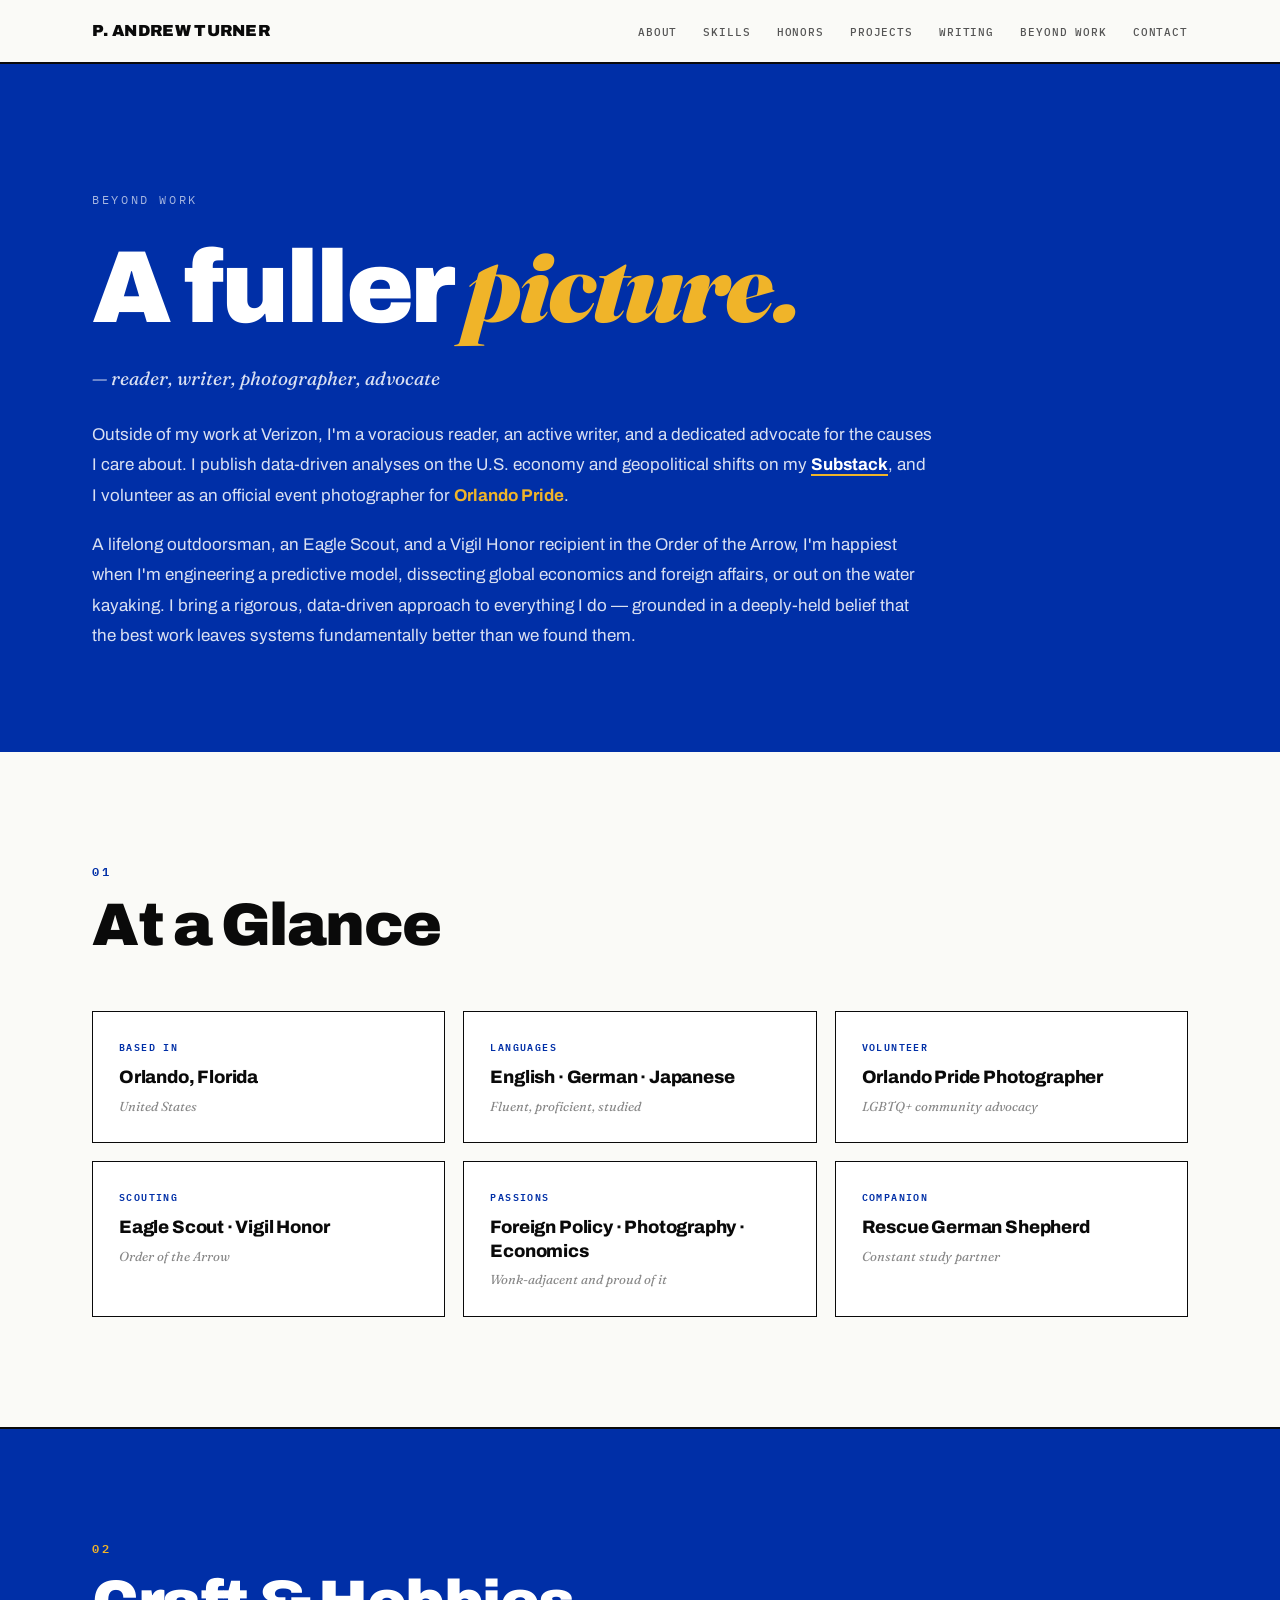
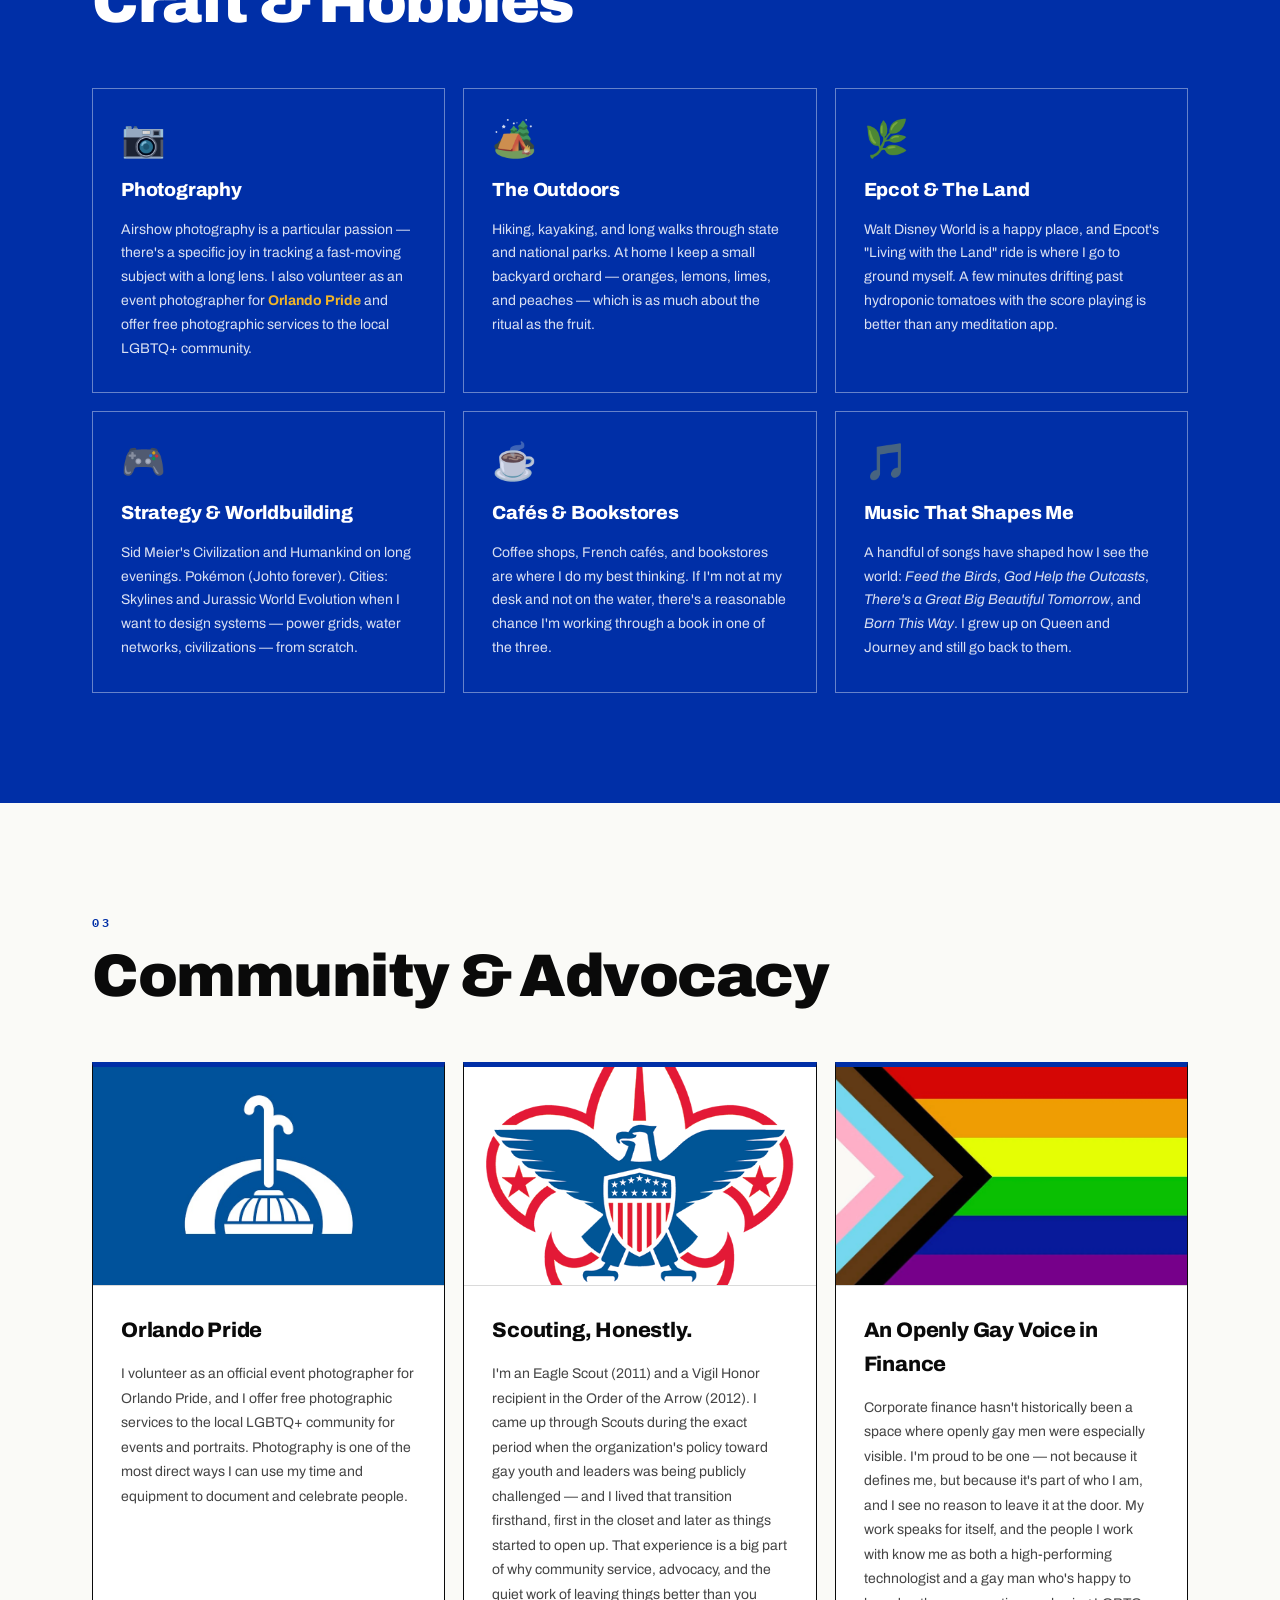
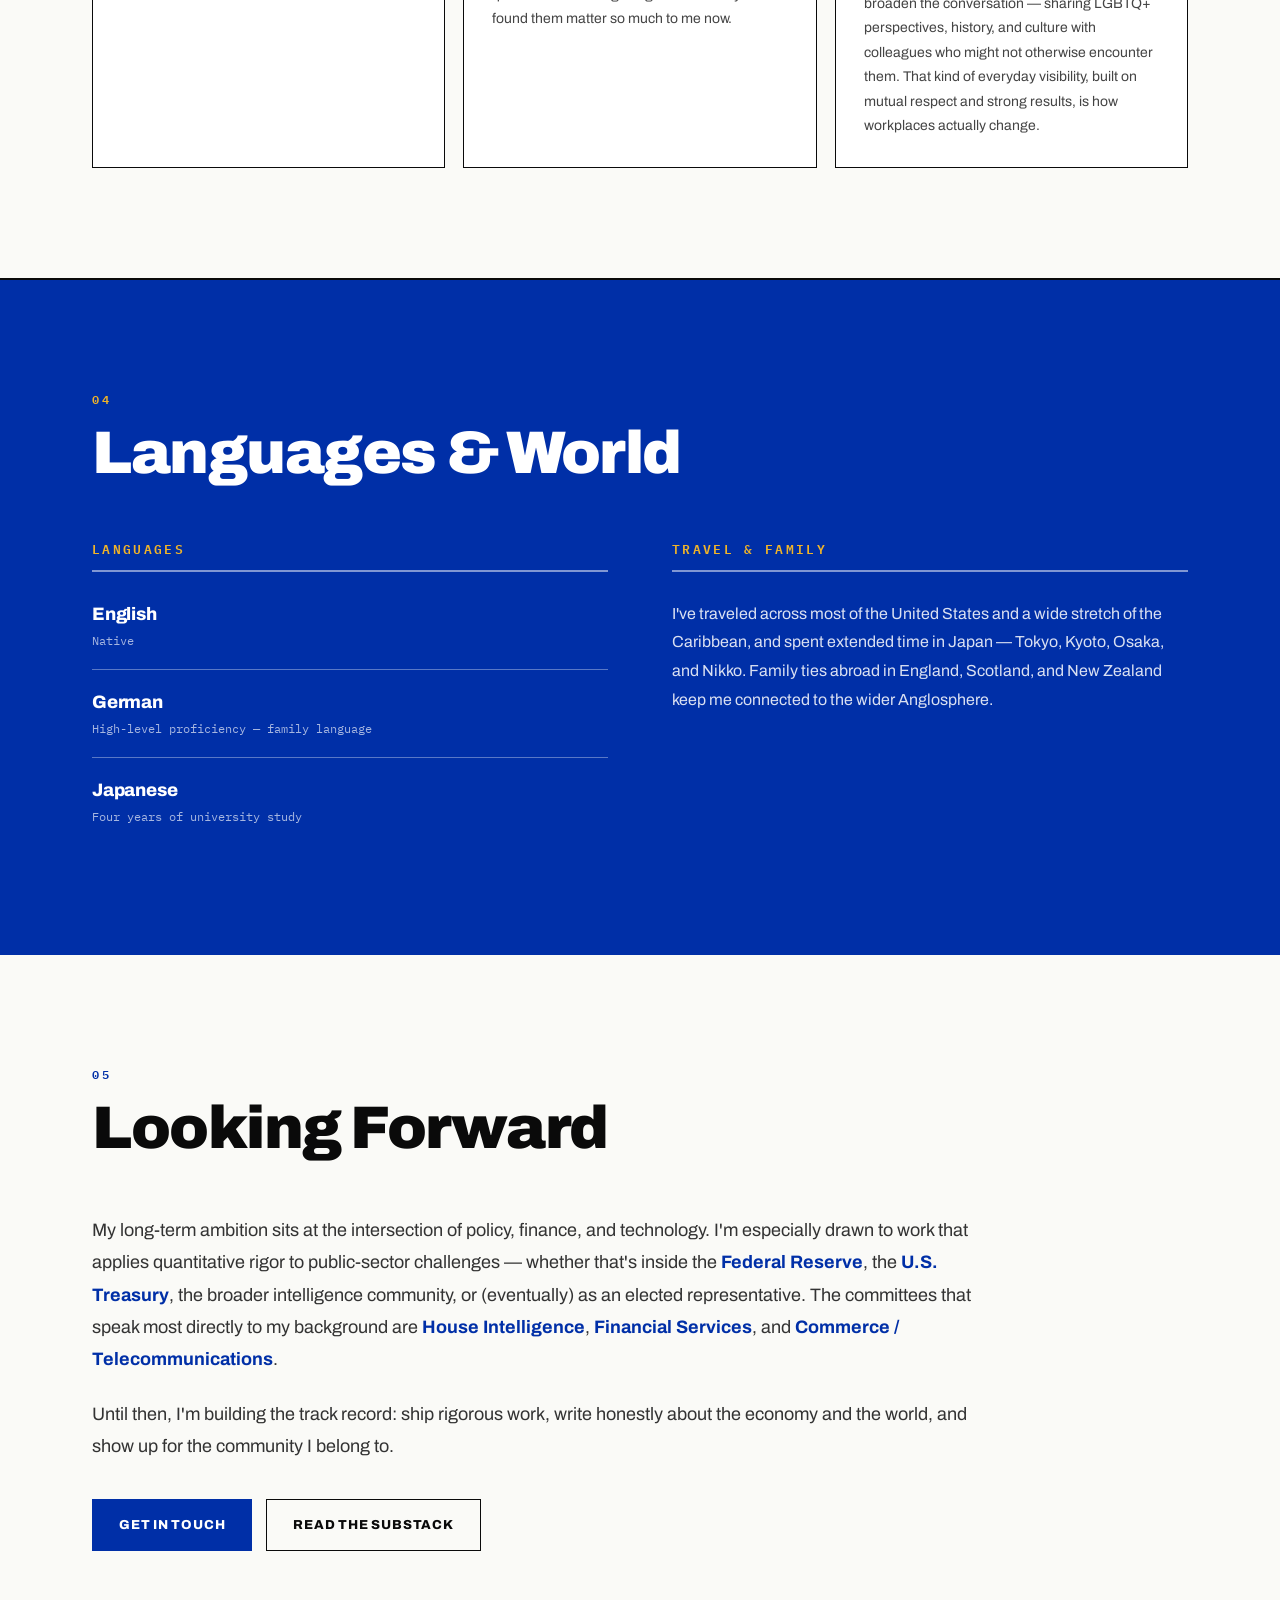
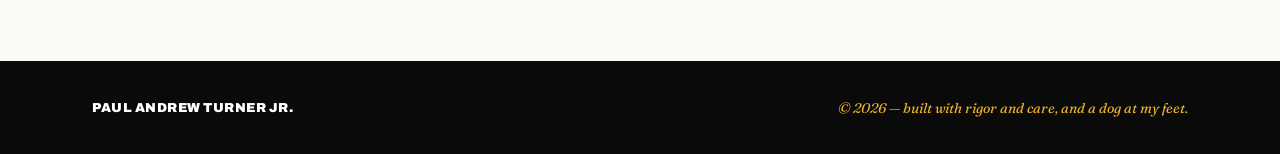
<file: personal.html>
<!DOCTYPE html>
<html lang="en">
<head>
    <meta charset="UTF-8">
    <meta name="viewport" content="width=device-width, initial-scale=1.0">
    <title>Beyond Work — P. Andrew Turner</title>
    <meta name="description" content="A fuller picture of Paul Andrew Turner Jr. — interests, community work, languages, and reading beyond the corporate finance and data science work.">

    <!-- Open Graph -->
    <meta property="og:type" content="website">
    <meta property="og:title" content="Beyond Work — P. Andrew Turner">
    <meta property="og:description" content="A fuller picture — interests, community work, languages, and reading beyond the corporate finance and data science work.">
    <meta property="og:url" content="https://pandrewturner.com/personal.html">
    <meta property="og:image" content="https://pandrewturner.com/assets/Headshot.jpg">

    <!-- Twitter Card -->
    <meta name="twitter:card" content="summary_large_image">
    <meta name="twitter:title" content="Beyond Work — P. Andrew Turner">
    <meta name="twitter:description" content="A fuller picture — interests, community, languages, and reading.">
    <meta name="twitter:image" content="https://pandrewturner.com/assets/Headshot.jpg">

    <!-- Favicon -->
    <link rel="icon" type="image/svg+xml" href="assets/favicon.svg">
    <link rel="apple-touch-icon" href="assets/favicon.svg">

    <link rel="preconnect" href="https://fonts.googleapis.com">
    <link rel="preconnect" href="https://fonts.gstatic.com" crossorigin>
    <link href="https://fonts.googleapis.com/css2?family=Archivo:wght@400;500;700;800;900&family=Fraunces:ital,opsz,wght@0,9..144,400;0,9..144,600;0,9..144,900;1,9..144,400;1,9..144,600;1,9..144,900&family=IBM+Plex+Mono:wght@400;500;600&display=swap" rel="stylesheet">
    <link rel="stylesheet" href="styles.css?v=20260701">
</head>
<body>
    <a href="#main" class="skip-to-content">Skip to content</a>

    <!-- Navigation -->
    <nav class="navbar scrolled" id="navbar">
        <div class="nav-container">
            <a href="index.html" class="nav-logo">P. Andrew Turner</a>
            <ul class="nav-menu" id="nav-menu">
                <li><a href="index.html#about" class="nav-link">About</a></li>
                <li><a href="index.html#skills" class="nav-link">Skills</a></li>
                <li><a href="index.html#honors" class="nav-link">Honors</a></li>
                <li><a href="index.html#projects" class="nav-link">Projects</a></li>
                <li><a href="index.html#writing" class="nav-link">Writing</a></li>
                <li><a href="personal.html" class="nav-link active">Beyond Work</a></li>
                <li><a href="index.html#contact" class="nav-link">Contact</a></li>
            </ul>
            <button class="nav-toggle" id="nav-toggle" aria-label="Toggle menu">
                <span></span>
                <span></span>
                <span></span>
            </button>
        </div>
    </nav>

    <!-- Personal Hero -->
    <section class="personal-hero" id="main">
        <div class="container">
            <div class="personal-hero-content reveal">
                <div class="hero-kicker">Beyond Work</div>
                <h1 class="personal-hero-title">A fuller <span class="accent-italic">picture.</span></h1>
                <p class="personal-tagline">— reader, writer, photographer, advocate</p>
                <div class="personal-intro">
                    <p>
                        Outside of my work at Verizon, I'm a voracious reader, an active writer, and a dedicated advocate for the causes I care about. I publish data-driven analyses on the U.S. economy and geopolitical shifts on my <a href="https://pandrewturner.substack.com" target="_blank" rel="noopener">Substack</a>, and I volunteer as an official event photographer for <strong>Orlando Pride</strong>.
                    </p>
                    <p>
                        A lifelong outdoorsman, an Eagle Scout, and a Vigil Honor recipient in the Order of the Arrow, I'm happiest when I'm engineering a predictive model, dissecting global economics and foreign affairs, or out on the water kayaking. I bring a rigorous, data-driven approach to everything I do &mdash; grounded in a deeply-held belief that the best work leaves systems fundamentally better than we found them.
                    </p>
                </div>
            </div>
        </div>
    </section>

    <!-- At a Glance -->
    <section class="section">
        <div class="container">
            <div class="section-header reveal">
                <span class="section-number">01</span>
                <h2 class="section-title">At a Glance</h2>
                <div class="section-line"></div>
            </div>
            <div class="fact-grid">
                <div class="fact-card reveal">
                    <div class="fact-label">Based in</div>
                    <div class="fact-value">Orlando, Florida</div>
                    <div class="fact-meta">United States</div>
                </div>
                <div class="fact-card reveal">
                    <div class="fact-label">Languages</div>
                    <div class="fact-value">English · German · Japanese</div>
                    <div class="fact-meta">Fluent, proficient, studied</div>
                </div>
                <div class="fact-card reveal">
                    <div class="fact-label">Volunteer</div>
                    <div class="fact-value">Orlando Pride Photographer</div>
                    <div class="fact-meta">LGBTQ+ community advocacy</div>
                </div>
                <div class="fact-card reveal">
                    <div class="fact-label">Scouting</div>
                    <div class="fact-value">Eagle Scout · Vigil Honor</div>
                    <div class="fact-meta">Order of the Arrow</div>
                </div>
                <div class="fact-card reveal">
                    <div class="fact-label">Passions</div>
                    <div class="fact-value">Foreign Policy · Photography · Economics</div>
                    <div class="fact-meta">Wonk-adjacent and proud of it</div>
                </div>
                <div class="fact-card reveal">
                    <div class="fact-label">Companion</div>
                    <div class="fact-value">Rescue German Shepherd</div>
                    <div class="fact-meta">Constant study partner</div>
                </div>
            </div>
        </div>
    </section>

    <!-- Craft & Hobbies -->
    <section class="section section-alt">
        <div class="container">
            <div class="section-header reveal">
                <span class="section-number">02</span>
                <h2 class="section-title">Craft &amp; Hobbies</h2>
                <div class="section-line"></div>
            </div>
            <div class="interest-grid">
                <div class="interest-card reveal">
                    <div class="interest-icon">📷</div>
                    <h3>Photography</h3>
                    <p>Airshow photography is a particular passion &mdash; there's a specific joy in tracking a fast-moving subject with a long lens. I also volunteer as an event photographer for <strong>Orlando Pride</strong> and offer free photographic services to the local LGBTQ+ community.</p>
                </div>
                <div class="interest-card reveal">
                    <div class="interest-icon">🏕️</div>
                    <h3>The Outdoors</h3>
                    <p>Hiking, kayaking, and long walks through state and national parks. At home I keep a small backyard orchard &mdash; oranges, lemons, limes, and peaches &mdash; which is as much about the ritual as the fruit.</p>
                </div>
                <div class="interest-card reveal">
                    <div class="interest-icon">🌿</div>
                    <h3>Epcot &amp; The Land</h3>
                    <p>Walt Disney World is a happy place, and Epcot's "Living with the Land" ride is where I go to ground myself. A few minutes drifting past hydroponic tomatoes with the score playing is better than any meditation app.</p>
                </div>
                <div class="interest-card reveal">
                    <div class="interest-icon">🎮</div>
                    <h3>Strategy &amp; Worldbuilding</h3>
                    <p>Sid Meier's Civilization and Humankind on long evenings. Pokémon (Johto forever). Cities: Skylines and Jurassic World Evolution when I want to design systems &mdash; power grids, water networks, civilizations &mdash; from scratch.</p>
                </div>
                <div class="interest-card reveal">
                    <div class="interest-icon">☕</div>
                    <h3>Cafés &amp; Bookstores</h3>
                    <p>Coffee shops, French cafés, and bookstores are where I do my best thinking. If I'm not at my desk and not on the water, there's a reasonable chance I'm working through a book in one of the three.</p>
                </div>
                <div class="interest-card reveal">
                    <div class="interest-icon">🎵</div>
                    <h3>Music That Shapes Me</h3>
                    <p>A handful of songs have shaped how I see the world: <em>Feed the Birds</em>, <em>God Help the Outcasts</em>, <em>There's a Great Big Beautiful Tomorrow</em>, and <em>Born This Way</em>. I grew up on Queen and Journey and still go back to them.</p>
                </div>
            </div>
        </div>
    </section>

    <!-- Community & Advocacy -->
    <section class="section">
        <div class="container">
            <div class="section-header reveal">
                <span class="section-number">03</span>
                <h2 class="section-title">Community &amp; Advocacy</h2>
                <div class="section-line"></div>
            </div>
            <div class="advocacy-grid">
                <div class="advocacy-card reveal">
                    <div class="advocacy-image">
                        <img src="assets/Orlando.jpg" alt="Orlando Pride" loading="lazy">
                    </div>
                    <div class="advocacy-body">
                        <h3>Orlando Pride</h3>
                        <p>I volunteer as an official event photographer for Orlando Pride, and I offer free photographic services to the local LGBTQ+ community for events and portraits. Photography is one of the most direct ways I can use my time and equipment to document and celebrate people.</p>
                    </div>
                </div>
                <div class="advocacy-card reveal">
                    <div class="advocacy-image">
                        <img src="assets/BSA.png" alt="Boy Scouts of America" loading="lazy">
                    </div>
                    <div class="advocacy-body">
                        <h3>Scouting, Honestly.</h3>
                        <p>I'm an Eagle Scout (2011) and a Vigil Honor recipient in the Order of the Arrow (2012). I came up through Scouts during the exact period when the organization's policy toward gay youth and leaders was being publicly challenged &mdash; and I lived that transition firsthand, first in the closet and later as things started to open up. That experience is a big part of why community service, advocacy, and the quiet work of leaving things better than you found them matter so much to me now.</p>
                    </div>
                </div>
                <div class="advocacy-card reveal">
                    <div class="advocacy-image">
                        <img src="assets/Pride Progress Flag.png" alt="Progress Pride Flag" loading="lazy">
                    </div>
                    <div class="advocacy-body">
                        <h3>An Openly Gay Voice in Finance</h3>
                        <p>Corporate finance hasn't historically been a space where openly gay men were especially visible. I'm proud to be one &mdash; not because it defines me, but because it's part of who I am, and I see no reason to leave it at the door. My work speaks for itself, and the people I work with know me as both a high-performing technologist and a gay man who's happy to broaden the conversation &mdash; sharing LGBTQ+ perspectives, history, and culture with colleagues who might not otherwise encounter them. That kind of everyday visibility, built on mutual respect and strong results, is how workplaces actually change.</p>
                    </div>
                </div>
            </div>
        </div>
    </section>

    <!-- Languages & World -->
    <section class="section section-alt">
        <div class="container">
            <div class="section-header reveal">
                <span class="section-number">04</span>
                <h2 class="section-title">Languages &amp; World</h2>
                <div class="section-line"></div>
            </div>
            <div class="world-grid">
                <div class="languages-list reveal">
                    <h3 class="about-heading"><span class="heading-num">Languages</span></h3>
                    <ul class="plain-list">
                        <li>
                            <div class="language-name">English</div>
                            <div class="language-level">Native</div>
                        </li>
                        <li>
                            <div class="language-name">German</div>
                            <div class="language-level">High-level proficiency &mdash; family language</div>
                        </li>
                        <li>
                            <div class="language-name">Japanese</div>
                            <div class="language-level">Four years of university study</div>
                        </li>
                    </ul>
                </div>
                <div class="travel-list reveal">
                    <h3 class="about-heading"><span class="heading-num">Travel &amp; Family</span></h3>
                    <p class="plain-paragraph">
                        I've traveled across most of the United States and a wide stretch of the Caribbean, and spent extended time in Japan &mdash; Tokyo, Kyoto, Osaka, and Nikko. Family ties abroad in England, Scotland, and New Zealand keep me connected to the wider Anglosphere.
                    </p>
                </div>
            </div>
        </div>
    </section>

    <!-- Looking Forward -->
    <section class="section">
        <div class="container">
            <div class="section-header reveal">
                <span class="section-number">05</span>
                <h2 class="section-title">Looking Forward</h2>
                <div class="section-line"></div>
            </div>
            <div class="forward-card reveal">
                <p>
                    My long-term ambition sits at the intersection of policy, finance, and technology. I'm especially drawn to work that applies quantitative rigor to public-sector challenges &mdash; whether that's inside the <strong>Federal Reserve</strong>, the <strong>U.S. Treasury</strong>, the broader intelligence community, or (eventually) as an elected representative. The committees that speak most directly to my background are <strong>House Intelligence</strong>, <strong>Financial Services</strong>, and <strong>Commerce / Telecommunications</strong>.
                </p>
                <p>
                    Until then, I'm building the track record: ship rigorous work, write honestly about the economy and the world, and show up for the community I belong to.
                </p>
                <div class="forward-cta">
                    <a href="index.html#contact" class="btn btn-primary">Get In Touch</a>
                    <a href="https://pandrewturner.substack.com" target="_blank" rel="noopener" class="btn btn-secondary">Read the Substack</a>
                </div>
            </div>
        </div>
    </section>

    <!-- Footer -->
    <footer class="footer">
        <div class="container footer-container">
            <div class="footer-name">Paul Andrew Turner Jr.</div>
            <div class="footer-copy">© <span id="year"></span> — built with rigor and care, and a dog at my feet.</div>
        </div>
    </footer>

    <script src="script.js?v=20260701"></script>
</body>
</html>
</file>
<file: styles.css>
/* ============================================================
   THE LEDGER — design system
   Swiss structure, Klein Blue blocks, margin notes in italic.
   ============================================================ */
*, *::before, *::after {
    box-sizing: border-box;
    margin: 0;
    padding: 0;
}

:root {
    /* Palette */
    --canvas: #FAFAF7;
    --ink: #0A0A0A;
    --blue: #002FA7;
    --blue-soft: #1a3fb8;
    --gold: #F0B429;
    --card: #FFFFFF;
    --rule-soft: rgba(10, 10, 10, 0.15);
    --white-rule: rgba(255, 255, 255, 0.35);
    --white-border: rgba(255, 255, 255, 0.4);
    --white-text: rgba(255, 255, 255, 0.85);
    --white-muted: rgba(255, 255, 255, 0.65);

    /* Type */
    --font-sans: 'Archivo', -apple-system, BlinkMacSystemFont, sans-serif;
    --font-serif: 'Fraunces', Georgia, serif;
    --font-mono: 'IBM Plex Mono', 'Courier New', monospace;

    /* Layout */
    --container-max: 1160px;
    --hero-max: 1060px;
    --section-pad: 110px;

    --ease: cubic-bezier(0.4, 0, 0.2, 1);
}

html {
    scroll-behavior: smooth;
    scroll-padding-top: 90px;
}

body {
    font-family: var(--font-sans);
    background: var(--canvas);
    color: var(--ink);
    line-height: 1.6;
    -webkit-font-smoothing: antialiased;
    -moz-osx-font-smoothing: grayscale;
    overflow-x: hidden;
}

.bg-grid { display: none; }

.container {
    max-width: var(--container-max);
    margin: 0 auto;
    padding: 0 32px;
    position: relative;
    z-index: 1;
}

/* Skip-to-content (a11y) */
.skip-to-content {
    position: absolute;
    top: -100%;
    left: 16px;
    z-index: 200;
    padding: 12px 24px;
    background: var(--blue);
    color: #fff;
    font-weight: 700;
    font-size: 14px;
    text-decoration: none;
    transition: top 0.2s ease;
}

.skip-to-content:focus { top: 0; }

/* Shared accents */
.accent-italic {
    font-family: var(--font-serif);
    font-style: italic;
    font-weight: 600;
}

/* ============================================================
   Navigation — solid ledger bar
   ============================================================ */
.navbar {
    position: fixed;
    top: 0;
    left: 0;
    right: 0;
    z-index: 100;
    background: var(--canvas);
    border-bottom: 2px solid var(--ink);
    padding: 0;
}

.navbar.scrolled {
    background: var(--canvas);
}

.nav-container {
    max-width: var(--container-max);
    margin: 0 auto;
    padding: 18px 32px;
    display: flex;
    justify-content: space-between;
    align-items: center;
}

.nav-logo {
    font-family: var(--font-sans);
    font-weight: 900;
    font-size: 16px;
    letter-spacing: 0.02em;
    text-transform: uppercase;
    color: var(--ink);
    text-decoration: none;
}

.nav-logo:hover { color: var(--blue); }

.nav-menu {
    display: flex;
    list-style: none;
    gap: 26px;
}

.nav-link {
    font-family: var(--font-mono);
    font-size: 11px;
    font-weight: 500;
    letter-spacing: 0.08em;
    text-transform: uppercase;
    color: #555;
    text-decoration: none;
    padding-bottom: 2px;
    border-bottom: 2px solid transparent;
    transition: all 0.2s var(--ease);
}

.nav-link:hover {
    color: var(--blue);
}

.nav-link.active {
    color: var(--blue);
    border-bottom-color: var(--blue);
}

.nav-toggle {
    display: none;
    flex-direction: column;
    gap: 5px;
    background: none;
    border: none;
    cursor: pointer;
    padding: 6px;
}

.nav-toggle span {
    width: 24px;
    height: 2px;
    background: var(--ink);
    transition: all 0.3s var(--ease);
}

/* ============================================================
   Hero — Klein Blue block, contained & adjacent
   ============================================================ */
.hero {
    background: var(--blue);
    padding: 170px 0 100px;
}

.hero-container {
    max-width: var(--hero-max);
    margin: 0 auto;
    padding: 0 32px;
    display: flex;
    gap: 64px;
    align-items: center;
    justify-content: center;
}

.hero-content {
    max-width: 620px;
}

.hero-kicker {
    font-family: var(--font-mono);
    font-size: 12px;
    letter-spacing: 0.22em;
    text-transform: uppercase;
    color: var(--white-muted);
    margin-bottom: 28px;
}

.hero-title {
    font-size: clamp(54px, 8vw, 104px);
    font-weight: 900;
    line-height: 0.95;
    letter-spacing: -0.03em;
    color: #fff;
    margin-bottom: 22px;
}

.hero-title .accent-italic {
    color: var(--gold);
    font-weight: 900;
    letter-spacing: -0.01em;
}

.hero-tagline {
    font-family: var(--font-serif);
    font-style: italic;
    font-size: clamp(24px, 2.6vw, 32px);
    font-weight: 600;
    color: #fff;
    margin-bottom: 22px;
}

.hero-bio {
    font-size: 16px;
    line-height: 1.7;
    color: var(--white-text);
    margin-bottom: 28px;
    max-width: 560px;
}

.hero-bio strong {
    color: #fff;
    font-weight: 700;
}

.hero-stats {
    display: flex;
    gap: 44px;
    border-top: 1px solid var(--white-rule);
    padding-top: 22px;
    margin-bottom: 34px;
}

.stat-num {
    font-family: var(--font-sans);
    font-size: 30px;
    font-weight: 900;
    letter-spacing: -0.02em;
    color: var(--gold);
    line-height: 1.1;
}

.stat-label {
    font-family: var(--font-mono);
    font-size: 10px;
    letter-spacing: 0.12em;
    text-transform: uppercase;
    color: var(--white-muted);
}

.hero-cta {
    display: flex;
    gap: 14px;
    flex-wrap: wrap;
}

/* Buttons */
.btn {
    display: inline-flex;
    align-items: center;
    gap: 10px;
    font-family: var(--font-sans);
    font-size: 13px;
    font-weight: 800;
    letter-spacing: 0.06em;
    text-transform: uppercase;
    text-decoration: none;
    padding: 15px 26px;
    border: 1px solid transparent;
    transition: all 0.2s var(--ease);
    cursor: pointer;
}

/* default (on white canvas) */
.btn-primary {
    background: var(--blue);
    color: #fff;
}

.btn-primary:hover {
    background: var(--ink);
    color: #fff;
}

.btn-secondary {
    background: transparent;
    color: var(--ink);
    border-color: var(--ink);
}

.btn-secondary:hover {
    background: var(--ink);
    color: var(--canvas);
}

/* inverted (on blue) */
.hero .btn-primary,
.section-alt .btn-primary {
    background: #fff;
    color: var(--blue);
}

.hero .btn-primary:hover,
.section-alt .btn-primary:hover {
    background: var(--gold);
    color: var(--ink);
}

.hero .btn-secondary,
.section-alt .btn-secondary {
    color: #fff;
    border-color: rgba(255, 255, 255, 0.6);
}

.hero .btn-secondary:hover,
.section-alt .btn-secondary:hover {
    background: #fff;
    color: var(--blue);
    border-color: #fff;
}

/* Hero visual */
.hero-visual {
    flex-shrink: 0;
    text-align: center;
    align-self: flex-start;
    margin-top: 30px;
}

.headshot-frame {
    width: 340px;
    height: 340px;
    border: 3px solid #fff;
    border-radius: 50%;
    overflow: hidden;
}

.headshot-img {
    width: 100%;
    height: 100%;
    object-fit: cover;
    object-position: center 25%;
    display: block;
}

.headshot-caption {
    font-family: var(--font-serif);
    font-style: italic;
    font-size: 14px;
    color: var(--white-text);
    margin-top: 12px;
}

/* ============================================================
   Sections — the alternation
   ============================================================ */
.section {
    padding: var(--section-pad) 0;
    background: var(--canvas);
    border-bottom: 2px solid var(--ink);
}

.section-alt {
    background: var(--blue);
    border-bottom: none;
    color: var(--white-text);
}

.section-header {
    margin-bottom: 56px;
}

.section-number {
    display: block;
    font-family: var(--font-mono);
    font-size: 12px;
    font-weight: 600;
    letter-spacing: 0.22em;
    text-transform: uppercase;
    color: var(--blue);
    margin-bottom: 14px;
}

.section-alt .section-number {
    color: var(--gold);
}

.section-title {
    font-size: clamp(38px, 5vw, 60px);
    font-weight: 900;
    letter-spacing: -0.025em;
    line-height: 1.0;
    color: var(--ink);
}

.section-alt .section-title {
    color: #fff;
}

.section-title .accent-italic {
    font-weight: 600;
}

.section-line { display: none; }

.section-subtitle {
    font-size: 17px;
    color: #555;
    max-width: 720px;
    margin: -32px 0 56px;
    line-height: 1.7;
}

.section-alt .section-subtitle {
    color: var(--white-text);
}

/* ============================================================
   About
   ============================================================ */
.about-text {
    max-width: 860px;
    margin-bottom: 80px;
}

.about-heading {
    font-size: 26px;
    font-weight: 900;
    letter-spacing: -0.015em;
    margin-bottom: 28px;
    color: var(--ink);
}

.about-text p {
    font-size: 17px;
    line-height: 1.75;
    color: #333;
    margin-bottom: 20px;
}

.about-text p strong {
    color: var(--blue);
    font-weight: 700;
}

.pull-quote {
    border-left: 3px solid var(--gold);
    padding: 6px 0 6px 24px;
    margin: 34px 0;
    font-family: var(--font-serif);
    font-style: italic;
    font-size: 24px;
    font-weight: 600;
    line-height: 1.4;
    color: var(--blue);
}

.margin-note {
    display: block;
    border-left: 2px solid var(--gold);
    padding-left: 16px;
    margin: 24px 0;
    font-family: var(--font-serif);
    font-style: italic;
    font-size: 16px;
    color: #555;
    line-height: 1.6;
}

/* Timelines */
.timelines-grid {
    display: grid;
    grid-template-columns: 1fr 1fr;
    gap: 72px;
}

.timeline-column { min-width: 0; }

.heading-num {
    display: block;
    font-family: var(--font-mono);
    font-size: 13px;
    font-weight: 600;
    letter-spacing: 0.18em;
    text-transform: uppercase;
    color: var(--ink);
    border-bottom: 2px solid var(--ink);
    padding-bottom: 10px;
}

.timeline-column .about-heading,
.honors-column .about-heading {
    margin-bottom: 30px;
}

.timeline {
    display: flex;
    flex-direction: column;
}

.timeline-item {
    display: flex;
    align-items: center;
    gap: 18px;
    padding: 18px 0;
    border-bottom: 1px solid var(--rule-soft);
    position: relative;
}

.timeline-item:last-child { border-bottom: none; }

.timeline-marker {
    display: none;
}

.timeline-content { flex: 1; min-width: 0; }

.timeline-date {
    font-family: var(--font-mono);
    font-size: 11px;
    font-weight: 600;
    letter-spacing: 0.06em;
    text-transform: uppercase;
    color: var(--blue);
    margin-bottom: 4px;
}

.timeline-title {
    font-size: 17px;
    font-weight: 700;
    letter-spacing: -0.01em;
    color: var(--ink);
    line-height: 1.3;
}

.timeline-meta {
    font-size: 13px;
    color: #666;
    margin-top: 2px;
}

.timeline-school {
    font-family: var(--font-mono);
    font-size: 12px;
    letter-spacing: 0.04em;
    text-transform: uppercase;
    color: #444;
    margin-top: 4px;
}

.timeline-seals {
    flex-shrink: 0;
    display: flex;
    align-items: center;
    gap: 8px;
}

.timeline-seal {
    width: 72px;
    height: 72px;
    flex-shrink: 0;
    display: flex;
    align-items: center;
    justify-content: center;
    border-radius: 50%;
    transition: transform 0.3s var(--ease);
}

.timeline-seal img {
    width: 100%;
    height: 100%;
    object-fit: contain;
}

.timeline-seal.seal-jpg {
    background: #f5f1e8;
    border: 1px solid var(--rule-soft);
    overflow: hidden;
}

.timeline-seal.seal-jpg img {
    border-radius: 50%;
}

.timeline-item:hover .timeline-seal {
    transform: scale(1.05);
}

.career-note {
    margin-top: 22px;
}

/* Certifications */
.certifications {
    margin-top: 76px;
    padding-top: 40px;
    border-top: 2px solid var(--ink);
}

.certifications-label {
    font-family: var(--font-mono);
    font-size: 12px;
    font-weight: 600;
    letter-spacing: 0.18em;
    text-transform: uppercase;
    color: var(--blue);
    margin-bottom: 26px;
}

.certifications-list {
    display: grid;
    grid-template-columns: repeat(2, 1fr);
    gap: 18px;
}

.cert-item {
    display: flex;
    align-items: flex-start;
    gap: 20px;
    padding: 22px 26px;
    background: var(--card);
    border: 1px solid var(--ink);
    transition: all 0.2s var(--ease);
}

.cert-item:hover {
    border-color: var(--blue);
    transform: translateY(-2px);
}

.cert-year {
    font-family: var(--font-mono);
    font-size: 12px;
    font-weight: 600;
    color: var(--blue);
    flex-shrink: 0;
    padding-top: 3px;
}

.cert-body { flex: 1; min-width: 0; }

.cert-title {
    font-size: 16px;
    font-weight: 700;
    color: var(--ink);
    letter-spacing: -0.01em;
    margin-bottom: 3px;
    line-height: 1.35;
}

.cert-issuer {
    font-family: var(--font-serif);
    font-style: italic;
    font-size: 13px;
    color: #888;
}

/* ============================================================
   Toolkit (blue section)
   ============================================================ */
.skills-grid {
    display: grid;
    grid-template-columns: repeat(3, 1fr);
    gap: 18px;
}

.skill-category {
    padding: 28px;
    border: 1px solid var(--white-border);
    transition: all 0.2s var(--ease);
}

.skill-category:hover {
    border-color: #fff;
    transform: translateY(-3px);
}

.skill-icon { display: none; }

.skill-category h3 {
    font-size: 15px;
    font-weight: 900;
    letter-spacing: 0.05em;
    text-transform: uppercase;
    color: #fff;
    margin-bottom: 18px;
}

.skill-heading-row {
    display: flex;
    align-items: center;
    justify-content: space-between;
    gap: 16px;
    margin-bottom: 18px;
}

.skill-heading-row h3 { margin-bottom: 0; }

.skill-logos {
    display: flex;
    align-items: center;
    gap: 8px;
    flex-shrink: 0;
}

.skill-logos img {
    width: 44px;
    height: auto;
    object-fit: contain;
    background: #fff;
    padding: 5px;
    transition: transform 0.2s var(--ease);
}

.skill-logos img[src*="Claude"] {
    width: 120px;
    padding: 0;
}

.skill-category:hover .skill-logos img {
    transform: scale(1.06);
}

.skill-tags {
    display: flex;
    flex-wrap: wrap;
    gap: 7px;
}

.tag {
    font-family: var(--font-mono);
    font-size: 10px;
    font-weight: 500;
    letter-spacing: 0.05em;
    text-transform: uppercase;
    padding: 6px 11px;
    border: 1px solid var(--white-border);
    color: #fff;
    transition: all 0.2s var(--ease);
}

.tag:hover {
    background: #fff;
    color: var(--blue);
    border-color: #fff;
}

/* ============================================================
   Honors (white section)
   ============================================================ */
.honors-grid {
    display: grid;
    grid-template-columns: 1fr 1fr;
    gap: 72px;
}

.honors-column { min-width: 0; }

.honor-list {
    list-style: none;
}

.honor-item {
    display: flex;
    align-items: center;
    gap: 20px;
    padding: 20px 0;
    border-bottom: 1px solid var(--rule-soft);
}

.honor-item:last-child { border-bottom: none; }

.honor-badge {
    width: 66px;
    height: 66px;
    flex-shrink: 0;
    display: flex;
    align-items: center;
    justify-content: center;
}

.honor-badge img {
    width: 100%;
    height: 100%;
    object-fit: contain;
}

.honor-badges {
    display: flex;
    gap: 8px;
    flex-shrink: 0;
}

.honor-badges .honor-badge {
    width: 56px;
    height: 56px;
}

.honor-content { flex: 1; min-width: 0; }

.honor-title {
    font-size: 17px;
    font-weight: 700;
    letter-spacing: -0.01em;
    color: var(--ink);
    line-height: 1.3;
}

.honor-org {
    font-family: var(--font-mono);
    font-size: 12px;
    letter-spacing: 0.04em;
    text-transform: uppercase;
    color: #444;
    margin-top: 3px;
}

.honor-year {
    font-family: var(--font-mono);
    font-size: 11px;
    font-weight: 600;
    color: var(--blue);
    margin-top: 3px;
}

/* ============================================================
   Projects (white section)
   ============================================================ */
.projects-grid {
    display: grid;
    grid-template-columns: repeat(2, 1fr);
    gap: 18px;
}

.project-card {
    padding: 30px;
    background: var(--card);
    border: 1px solid var(--ink);
    transition: all 0.2s var(--ease);
    position: relative;
}

.project-card.featured {
    border-top: 5px solid var(--blue);
}

.project-card:hover {
    border-color: var(--blue);
    transform: translateY(-4px);
}

.project-card.featured:hover {
    border-color: var(--blue);
}

.project-header {
    display: flex;
    justify-content: space-between;
    align-items: center;
    margin-bottom: 18px;
}

.project-badge {
    font-family: var(--font-mono);
    font-size: 10px;
    font-weight: 600;
    letter-spacing: 0.1em;
    text-transform: uppercase;
    padding: 5px 10px;
    background: var(--blue);
    color: #fff;
}

.project-badge.gold {
    background: var(--gold);
    color: var(--ink);
}

.project-badge.academic {
    background: transparent;
    border: 1px solid var(--ink);
    color: var(--ink);
}

.project-year {
    font-family: var(--font-mono);
    font-size: 11px;
    color: #888;
    letter-spacing: 0.05em;
}

.project-title {
    font-size: 20px;
    font-weight: 800;
    margin-bottom: 6px;
    color: var(--ink);
    letter-spacing: -0.015em;
    line-height: 1.25;
}

.project-title a {
    color: inherit;
    text-decoration: none;
    border-bottom: 2px solid var(--gold);
    transition: all 0.2s var(--ease);
}

.project-title a:hover {
    color: var(--blue);
    border-bottom-color: var(--blue);
}

.project-org {
    font-family: var(--font-serif);
    font-style: italic;
    font-size: 13px;
    color: #777;
    margin-bottom: 16px;
}

.project-desc {
    font-size: 14px;
    line-height: 1.7;
    color: #444;
    margin-bottom: 20px;
}

.project-desc strong {
    color: var(--blue);
    font-weight: 700;
}

.project-tags {
    display: flex;
    flex-wrap: wrap;
    gap: 6px;
}

.tag-mono {
    font-family: var(--font-mono);
    font-size: 10px;
    font-weight: 500;
    letter-spacing: 0.05em;
    text-transform: uppercase;
    padding: 4px 9px;
    border: 1px solid var(--rule-soft);
    color: #666;
    transition: all 0.2s var(--ease);
}

.tag-mono:hover {
    border-color: var(--blue);
    color: var(--blue);
}

/* ============================================================
   Beyond Work teaser (white section)
   ============================================================ */
.teaser-heading {
    font-size: clamp(28px, 3.6vw, 44px);
    font-weight: 900;
    letter-spacing: -0.02em;
    color: var(--ink);
    margin-bottom: 34px;
    line-height: 1.1;
}

.teaser-heading a {
    color: var(--blue);
    text-decoration: none;
}

.teaser-heading a:hover {
    color: var(--ink);
}

.teaser-chips {
    display: flex;
    flex-wrap: wrap;
    gap: 12px;
}

.teaser-chip {
    display: inline-flex;
    align-items: center;
    gap: 8px;
    font-size: 15px;
    font-weight: 500;
    padding: 12px 18px;
    background: var(--card);
    border: 1px solid var(--ink);
    color: var(--ink);
    text-decoration: none;
    transition: all 0.2s var(--ease);
}

.teaser-chip:hover {
    border-color: var(--blue);
    color: var(--blue);
    transform: translateY(-2px);
}

/* ============================================================
   Writing (blue section)
   ============================================================ */
.writing-card {
    display: grid;
    grid-template-columns: 1.6fr 1fr;
    gap: 60px;
    align-items: center;
    padding: 56px;
    border: 1px solid var(--white-border);
}

.writing-content { min-width: 0; }

.writing-label {
    font-family: var(--font-mono);
    font-size: 11px;
    font-weight: 600;
    color: var(--gold);
    text-transform: uppercase;
    letter-spacing: 0.18em;
    margin-bottom: 16px;
}

.writing-card h3 {
    font-size: 38px;
    font-weight: 900;
    margin-bottom: 18px;
    color: #fff;
    letter-spacing: -0.02em;
}

.writing-card p {
    font-size: 16px;
    line-height: 1.7;
    color: var(--white-text);
    margin-bottom: 30px;
    max-width: 520px;
}

.writing-visual {
    display: flex;
    align-items: center;
    justify-content: center;
}

.writing-logo {
    max-width: 150px;
    height: auto;
    object-fit: contain;
    transition: transform 0.3s var(--ease);
}

.writing-visual:hover .writing-logo {
    transform: scale(1.05);
}

/* Recent articles */
.recent-articles {
    margin-top: 36px;
}

.articles-label {
    font-family: var(--font-mono);
    font-size: 11px;
    font-weight: 600;
    color: var(--gold);
    text-transform: uppercase;
    letter-spacing: 0.18em;
    margin-bottom: 18px;
}

.articles-list {
    display: grid;
    grid-template-columns: repeat(2, 1fr);
    gap: 14px;
}

.article-item {
    display: flex;
    align-items: flex-start;
    gap: 18px;
    padding: 22px 26px;
    border: 1px solid var(--white-border);
    text-decoration: none;
    transition: all 0.2s var(--ease);
}

.article-item:hover {
    border-color: #fff;
    transform: translateY(-2px);
}

.article-date {
    font-family: var(--font-mono);
    font-size: 11px;
    font-weight: 600;
    color: var(--gold);
    flex-shrink: 0;
    white-space: nowrap;
    padding-top: 3px;
}

.article-title {
    font-size: 15px;
    font-weight: 700;
    color: #fff;
    line-height: 1.45;
    letter-spacing: -0.01em;
}

/* ============================================================
   Contact (white section)
   ============================================================ */
.contact-content {
    max-width: 940px;
}

.contact-heading {
    font-size: clamp(30px, 4vw, 48px);
    font-weight: 900;
    margin-bottom: 18px;
    letter-spacing: -0.02em;
    color: var(--ink);
    line-height: 1.05;
}

.contact-heading .accent-italic {
    color: var(--blue);
}

.contact-text {
    font-size: 17px;
    line-height: 1.7;
    color: #555;
    margin-bottom: 44px;
    max-width: 640px;
}

.contact-links {
    display: grid;
    grid-template-columns: repeat(2, 1fr);
    gap: 14px;
}

.contact-link {
    display: flex;
    align-items: center;
    gap: 20px;
    padding: 22px 26px;
    background: var(--card);
    border: 1px solid var(--ink);
    text-decoration: none;
    transition: all 0.2s var(--ease);
}

.contact-link:hover {
    border-color: var(--blue);
    transform: translateY(-2px);
}

.contact-icon {
    width: 46px;
    height: 46px;
    flex-shrink: 0;
    display: flex;
    align-items: center;
    justify-content: center;
    border: 1px solid var(--ink);
    color: var(--blue);
    transition: all 0.2s var(--ease);
}

.contact-icon svg {
    width: 22px;
    height: 22px;
}

.contact-link:hover .contact-icon {
    background: var(--blue);
    color: #fff;
    border-color: var(--blue);
}

.contact-link-label {
    font-family: var(--font-mono);
    font-size: 10px;
    color: #888;
    text-transform: uppercase;
    letter-spacing: 0.12em;
    margin-bottom: 4px;
    font-weight: 600;
}

.contact-link-value {
    font-size: 15px;
    color: var(--ink);
    font-weight: 700;
}

/* ============================================================
   Footer — black band
   ============================================================ */
.footer {
    padding: 34px 0;
    background: var(--ink);
    border: none;
}

.footer-container {
    display: flex;
    justify-content: space-between;
    align-items: center;
    flex-wrap: wrap;
    gap: 16px;
}

.footer-name {
    font-size: 13px;
    font-weight: 900;
    letter-spacing: 0.04em;
    text-transform: uppercase;
    color: #fff;
}

.footer-copy {
    font-family: var(--font-serif);
    font-style: italic;
    font-size: 14px;
    color: var(--gold);
}

/* ============================================================
   Personal page (Beyond Work)
   ============================================================ */
.personal-hero {
    background: var(--blue);
    padding: 190px 0 100px;
}

.personal-hero-content {
    max-width: 840px;
}

.personal-hero-title {
    font-size: clamp(54px, 8vw, 104px);
    font-weight: 900;
    line-height: 0.95;
    letter-spacing: -0.03em;
    color: #fff;
    margin-bottom: 26px;
}

.personal-hero-title .accent-italic {
    color: var(--gold);
    font-weight: 900;
}

.personal-tagline {
    font-family: var(--font-serif);
    font-style: italic;
    font-size: 19px;
    color: var(--white-text);
    margin-bottom: 26px;
}

.personal-intro p {
    font-size: 17px;
    line-height: 1.8;
    color: var(--white-text);
    margin-bottom: 18px;
}

.personal-intro p:last-child { margin-bottom: 0; }

.personal-intro a {
    color: #fff;
    font-weight: 700;
    text-decoration: none;
    border-bottom: 2px solid var(--gold);
}

.personal-intro a:hover {
    color: var(--gold);
}

.personal-intro strong {
    color: var(--gold);
    font-weight: 700;
}

/* Hero kicker on personal page reuses .hero-kicker */

/* At a Glance */
.fact-grid {
    display: grid;
    grid-template-columns: repeat(3, 1fr);
    gap: 18px;
}

.fact-card {
    padding: 26px;
    background: var(--card);
    border: 1px solid var(--ink);
    transition: all 0.2s var(--ease);
}

.fact-card:hover {
    border-color: var(--blue);
    transform: translateY(-3px);
}

.fact-label {
    font-family: var(--font-mono);
    font-size: 10px;
    font-weight: 600;
    color: var(--blue);
    text-transform: uppercase;
    letter-spacing: 0.14em;
    margin-bottom: 12px;
}

.fact-value {
    font-size: 18px;
    font-weight: 800;
    color: var(--ink);
    line-height: 1.3;
    margin-bottom: 6px;
    letter-spacing: -0.01em;
}

.fact-meta {
    font-family: var(--font-serif);
    font-style: italic;
    font-size: 13px;
    color: #888;
}

/* Craft & Hobbies (blue) */
.interest-grid {
    display: grid;
    grid-template-columns: repeat(3, 1fr);
    gap: 18px;
}

.interest-card {
    padding: 32px 28px;
    border: 1px solid var(--white-border);
    transition: all 0.2s var(--ease);
}

.interest-card:hover {
    border-color: #fff;
    transform: translateY(-3px);
}

.interest-icon {
    font-size: 36px;
    line-height: 1;
    margin-bottom: 18px;
    display: block;
}

.interest-card h3 {
    font-size: 19px;
    font-weight: 800;
    color: #fff;
    margin-bottom: 12px;
    letter-spacing: -0.01em;
}

.interest-card p {
    font-size: 14px;
    line-height: 1.7;
    color: var(--white-text);
}

.interest-card p strong {
    color: var(--gold);
    font-weight: 700;
}

/* Community & Advocacy (white) */
.advocacy-grid {
    display: grid;
    grid-template-columns: repeat(3, 1fr);
    gap: 18px;
}

.advocacy-card {
    background: var(--card);
    border: 1px solid var(--ink);
    border-top: 5px solid var(--blue);
    transition: all 0.2s var(--ease);
    overflow: hidden;
    display: flex;
    flex-direction: column;
}

.advocacy-card:hover {
    border-color: var(--blue);
    border-top-color: var(--blue);
    transform: translateY(-4px);
}

.advocacy-image {
    width: 100%;
    aspect-ratio: 16 / 10;
    overflow: hidden;
    border-bottom: 1px solid var(--rule-soft);
}

.advocacy-image img {
    width: 100%;
    height: 100%;
    object-fit: cover;
    display: block;
    transition: transform 0.4s var(--ease);
}

.advocacy-card:hover .advocacy-image img {
    transform: scale(1.03);
}

.advocacy-body {
    padding: 28px;
    flex: 1;
}

.advocacy-card h3 {
    font-size: 21px;
    font-weight: 800;
    color: var(--ink);
    margin-bottom: 14px;
    letter-spacing: -0.01em;
}

.advocacy-card p {
    font-size: 14px;
    line-height: 1.75;
    color: #444;
}

/* Languages & World (blue) */
.world-grid {
    display: grid;
    grid-template-columns: 1fr 1fr;
    gap: 64px;
}

.section-alt .heading-num {
    color: var(--gold);
    border-bottom-color: rgba(255, 255, 255, 0.5);
}

.section-alt .about-heading {
    color: #fff;
}

.plain-list {
    list-style: none;
}

.plain-list li {
    padding: 18px 0;
    border-bottom: 1px solid var(--white-rule);
}

.plain-list li:first-child { padding-top: 0; }
.plain-list li:last-child { border-bottom: none; }

.language-name {
    font-size: 18px;
    font-weight: 800;
    color: #fff;
    margin-bottom: 3px;
    letter-spacing: -0.01em;
}

.language-level {
    font-family: var(--font-mono);
    font-size: 12px;
    color: var(--white-muted);
}

.plain-paragraph {
    font-size: 16px;
    line-height: 1.8;
    color: var(--white-text);
}

/* Looking Forward (white) */
.forward-card {
    max-width: 900px;
    padding: 0;
    border: none;
}

.forward-card p {
    font-size: 18px;
    line-height: 1.8;
    color: #333;
    margin-bottom: 22px;
}

.forward-card p:last-of-type {
    margin-bottom: 36px;
}

.forward-card strong {
    color: var(--blue);
    font-weight: 700;
}

.forward-cta {
    display: flex;
    gap: 14px;
    flex-wrap: wrap;
}

/* ============================================================
   Scroll reveal
   ============================================================ */
.reveal {
    opacity: 0;
    transform: translateY(24px);
    transition: all 0.7s var(--ease);
}

.reveal.visible {
    opacity: 1;
    transform: translateY(0);
}

/* ============================================================
   Responsive
   ============================================================ */
@media (max-width: 968px) {
    :root { --section-pad: 80px; }

    .hero { padding: 150px 0 80px; }

    .hero-container {
        flex-direction: column-reverse;
        gap: 44px;
        text-align: left;
        align-items: flex-start;
    }

    .hero-visual { align-self: center; }

    .headshot-frame {
        width: 230px;
        height: 230px;
    }

    .timelines-grid,
    .honors-grid {
        grid-template-columns: 1fr;
        gap: 56px;
    }

    .skills-grid { grid-template-columns: repeat(2, 1fr); }

    .projects-grid { grid-template-columns: 1fr; }

    .writing-card {
        grid-template-columns: 1fr;
        gap: 28px;
        padding: 36px;
    }

    .writing-visual { justify-content: flex-start; }

    .articles-list,
    .contact-links,
    .certifications-list { grid-template-columns: 1fr; }

    .fact-grid,
    .interest-grid,
    .advocacy-grid { grid-template-columns: repeat(2, 1fr); }

    .world-grid {
        grid-template-columns: 1fr;
        gap: 44px;
    }

    .personal-hero { padding: 160px 0 80px; }
}

@media (max-width: 768px) {
    :root { --section-pad: 70px; }

    .container,
    .nav-container { padding-left: 20px; padding-right: 20px; }

    .nav-menu {
        position: fixed;
        top: 62px;
        left: 0;
        right: 0;
        background: var(--canvas);
        flex-direction: column;
        padding: 28px 20px;
        gap: 20px;
        border-bottom: 2px solid var(--ink);
        transform: translateY(-130%);
        transition: transform 0.3s var(--ease);
        z-index: 99;
    }

    .nav-menu.open { transform: translateY(0); }

    .nav-toggle { display: flex; }

    .hero-stats { gap: 28px; }

    .hero-cta {
        flex-direction: column;
        align-items: stretch;
    }

    .btn { justify-content: center; }

    .skills-grid { grid-template-columns: 1fr; }

    .pull-quote { font-size: 20px; }
}

@media (max-width: 480px) {
    .hero-title { font-size: 46px; }

    .headshot-frame {
        width: 190px;
        height: 190px;
    }

    .fact-grid,
    .interest-grid,
    .advocacy-grid { grid-template-columns: 1fr; }

    .timeline-seal { width: 56px; height: 56px; }

    .teaser-chip { font-size: 13px; padding: 10px 14px; }

    .stat-num { font-size: 24px; }
}
</file>
